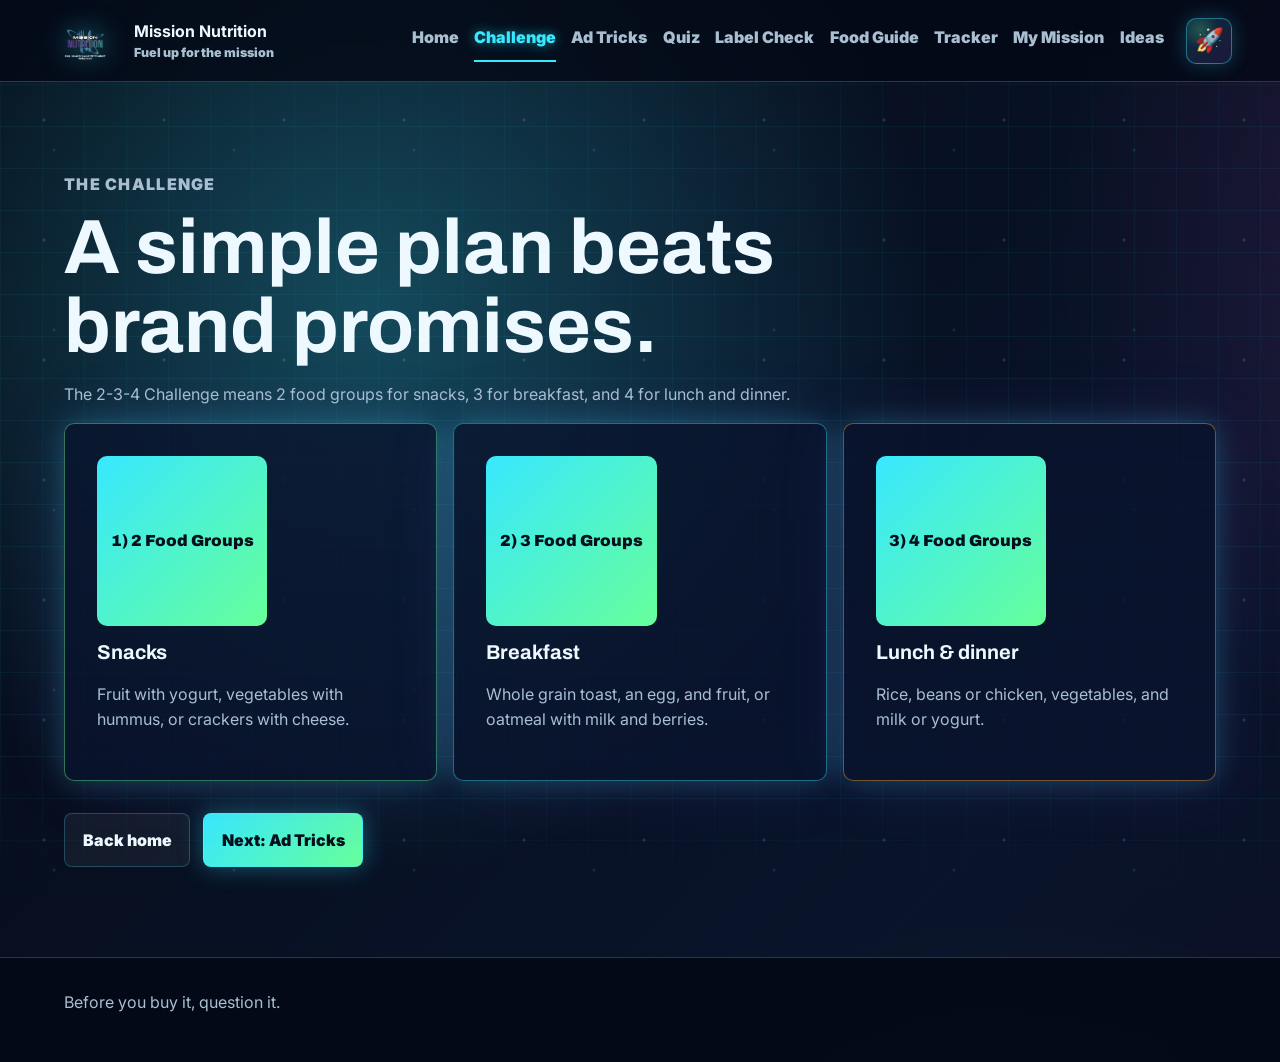
<file: challenge.html>
<!DOCTYPE html><html lang="en"><head><meta charset="UTF-8"><meta name="viewport" content="width=device-width, initial-scale=1.0"><title>Mission Nutrition | Challenge</title><link rel="icon" type="image/png" href="Eat (1).png"><link rel="stylesheet" href="style.css"><link href="https://fonts.googleapis.com/css2?family=Archivo:wght@700;800&family=Inter:wght@400;600;700;800&display=swap" rel="stylesheet"></head><body><header class="site-header"><a class="brand" href="index.html"><img class="brand__logo" src="Eat (1).png" alt="Mission Nutrition logo"><span><strong>Mission Nutrition</strong><small>Fuel up for the mission</small></span></a><nav class="nav"><a href="index.html">Home</a><a class="is-active" href="challenge.html">Challenge</a><a href="ad-tricks.html">Ad Tricks</a><a href="quiz.html">Quiz</a><a href="label-check.html">Label Check</a><a href="food-guide.html">Food Guide</a><a href="tracker.html">Tracker</a><a href="missions.html">My Mission</a><a href="ideas.html">Ideas</a></nav></header><main class="section"><div class="intro"><p class="kicker">The challenge</p><h1>A simple plan beats brand promises.</h1><p>The 2-3-4 Challenge means 2 food groups for snacks, 3 for breakfast, and 4 for lunch and dinner.</p></div><div class="grid three"><article class="card green"><span class="number">1) 2 Food Groups</span><h3>Snacks</h3><p>Fruit with yogurt, vegetables with hummus, or crackers with cheese.</p></article><article class="card blue"><span class="number">2) 3 Food Groups</span><h3>Breakfast</h3><p>Whole grain toast, an egg, and fruit, or oatmeal with milk and berries.</p></article><article class="card orange"><span class="number">3) 4 Food Groups</span><h3>Lunch & dinner</h3><p>Rice, beans or chicken, vegetables, and milk or yogurt.</p></article></div><div class="actions"><a class="button button--secondary" href="index.html">Back home</a><a class="button button--primary" href="ad-tricks.html">Next: Ad Tricks</a></div></main><footer class="footer"><p>Before you buy it, question it.</p></footer><script src="script.js"></script></body></html>
</file>
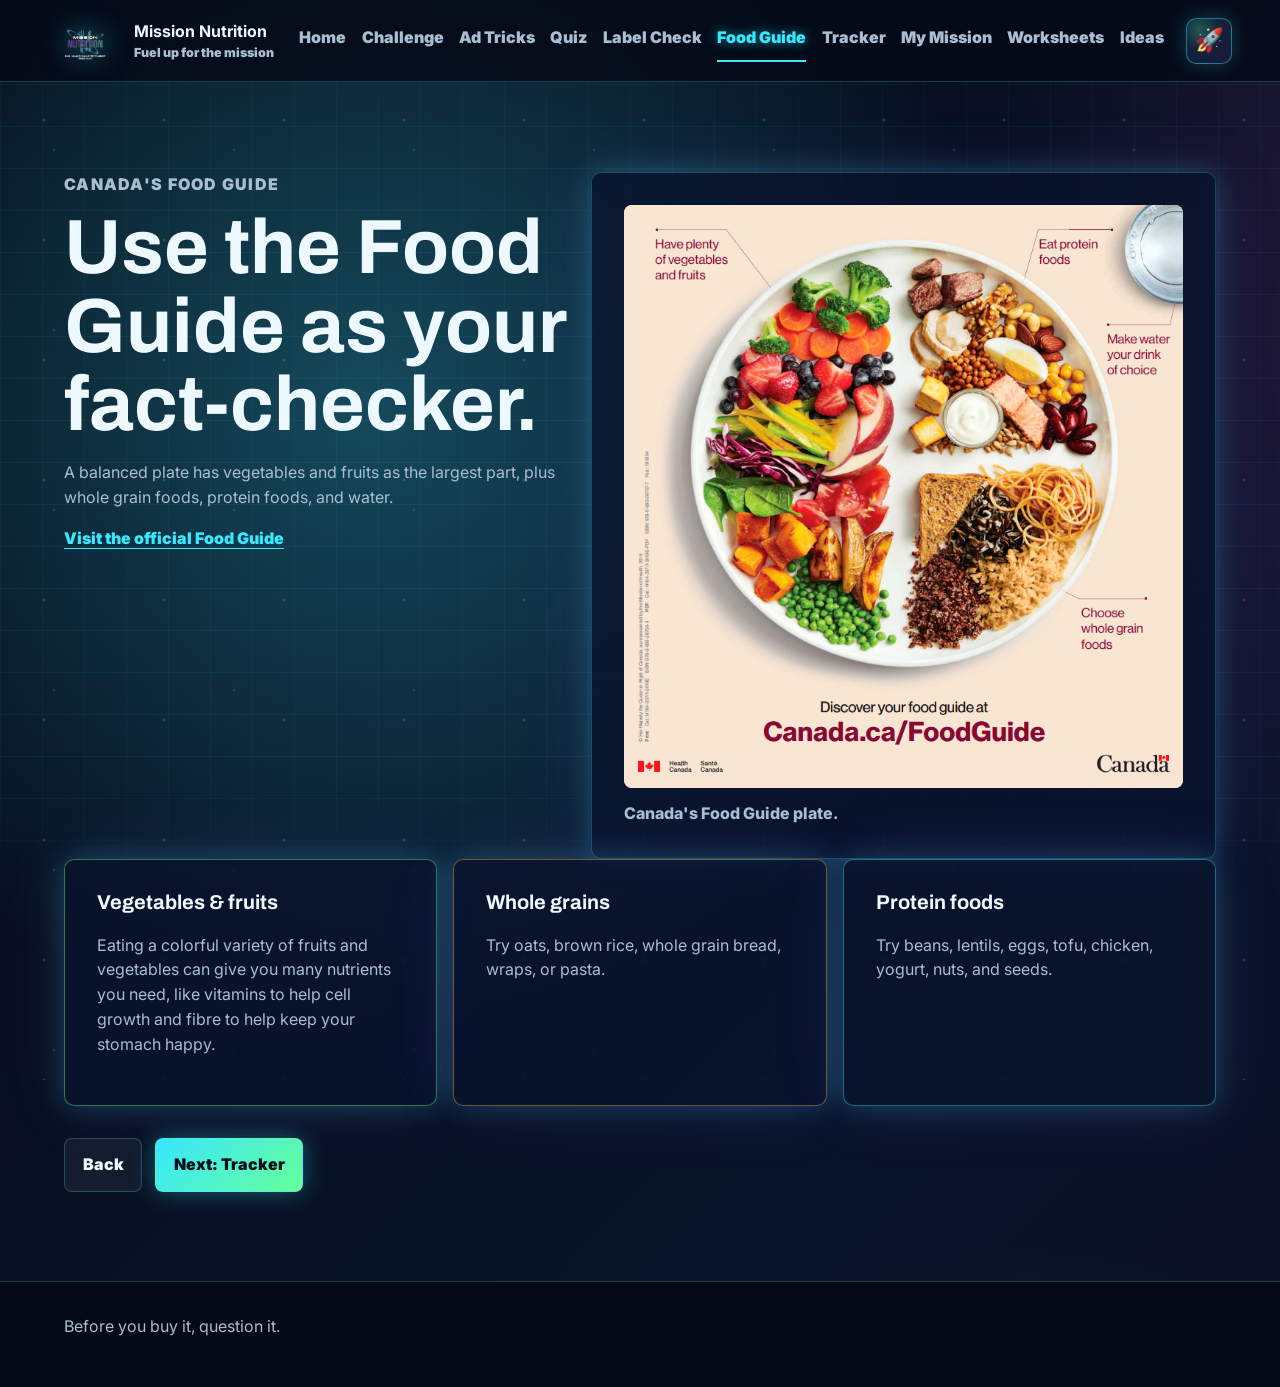
<file: food-guide.html>
<!DOCTYPE html>
<html lang="en">
<head>
  <meta charset="UTF-8">
  <meta name="viewport" content="width=device-width, initial-scale=1.0">
  <title>Mission Nutrition | Food Guide</title>
  <link rel="icon" type="image/png" href="Eat (1).png">
  <link rel="stylesheet" href="style.css">
  <link href="https://fonts.googleapis.com/css2?family=Archivo:wght@700;800&family=Inter:wght@400;600;700;800&display=swap" rel="stylesheet">
</head>
<body>
  <header class="site-header">
    <a class="brand" href="index.html">
      <img class="brand__logo" src="Eat (1).png" alt="Mission Nutrition logo">
      <span><strong>Mission Nutrition</strong><small>Fuel up for the mission</small></span>
    </a>
    <nav class="nav">
      <a href="index.html">Home</a>
      <a href="challenge.html">Challenge</a>
      <a href="ad-tricks.html">Ad Tricks</a>
      <a href="quiz.html">Quiz</a>
      <a href="label-check.html">Label Check</a>
      <a class="is-active" href="food-guide.html">Food Guide</a>
      <a href="tracker.html">Tracker</a>
      <a href="missions.html">My Mission</a>
      <a href="worksheet.html">Worksheets</a>
      <a href="ideas.html">Ideas</a>
    </nav>
  </header>
  <main class="section">
    <div class="grid two">
      <div class="intro">
        <p class="kicker">Canada's Food Guide</p>
        <h1>Use the Food Guide as your fact-checker.</h1>
        <p>A balanced plate has vegetables and fruits as the largest part, plus whole grain foods, protein foods, and water.</p>
        <a class="text-link" href="https://food-guide.canada.ca/en/" target="_blank" rel="noreferrer">Visit the official Food Guide</a>
      </div>
      <figure class="photo-card food-plate-card">
        <img class="food-guide-poster" src="canada-food-guide-plate.png" alt="Canada's Food Guide plate showing vegetables and fruits, protein foods, whole grain foods, and water">
        <figcaption>Canada's Food Guide plate.</figcaption>
      </figure>
    </div>
    <div class="grid three">
      <article class="card green">
        <h3>Vegetables & fruits</h3>
        <p>Eating a colorful variety of fruits and vegetables can give you many nutrients you need, like vitamins to help cell growth and fibre to help keep your stomach happy.</p>
      </article>
      <article class="card orange">
        <h3>Whole grains</h3>
        <p>Try oats, brown rice, whole grain bread, wraps, or pasta.</p>
      </article>
      <article class="card blue">
        <h3>Protein foods</h3>
        <p>Try beans, lentils, eggs, tofu, chicken, yogurt, nuts, and seeds.</p>
      </article>
    </div>
    <div class="actions">
      <a class="button button--secondary" href="label-check.html">Back</a>
      <a class="button button--primary" href="tracker.html">Next: Tracker</a>
    </div>
  </main>
  <footer class="footer"><p>Before you buy it, question it.</p></footer>
  <script src="script.js"></script>
</body>
</html>
</file>
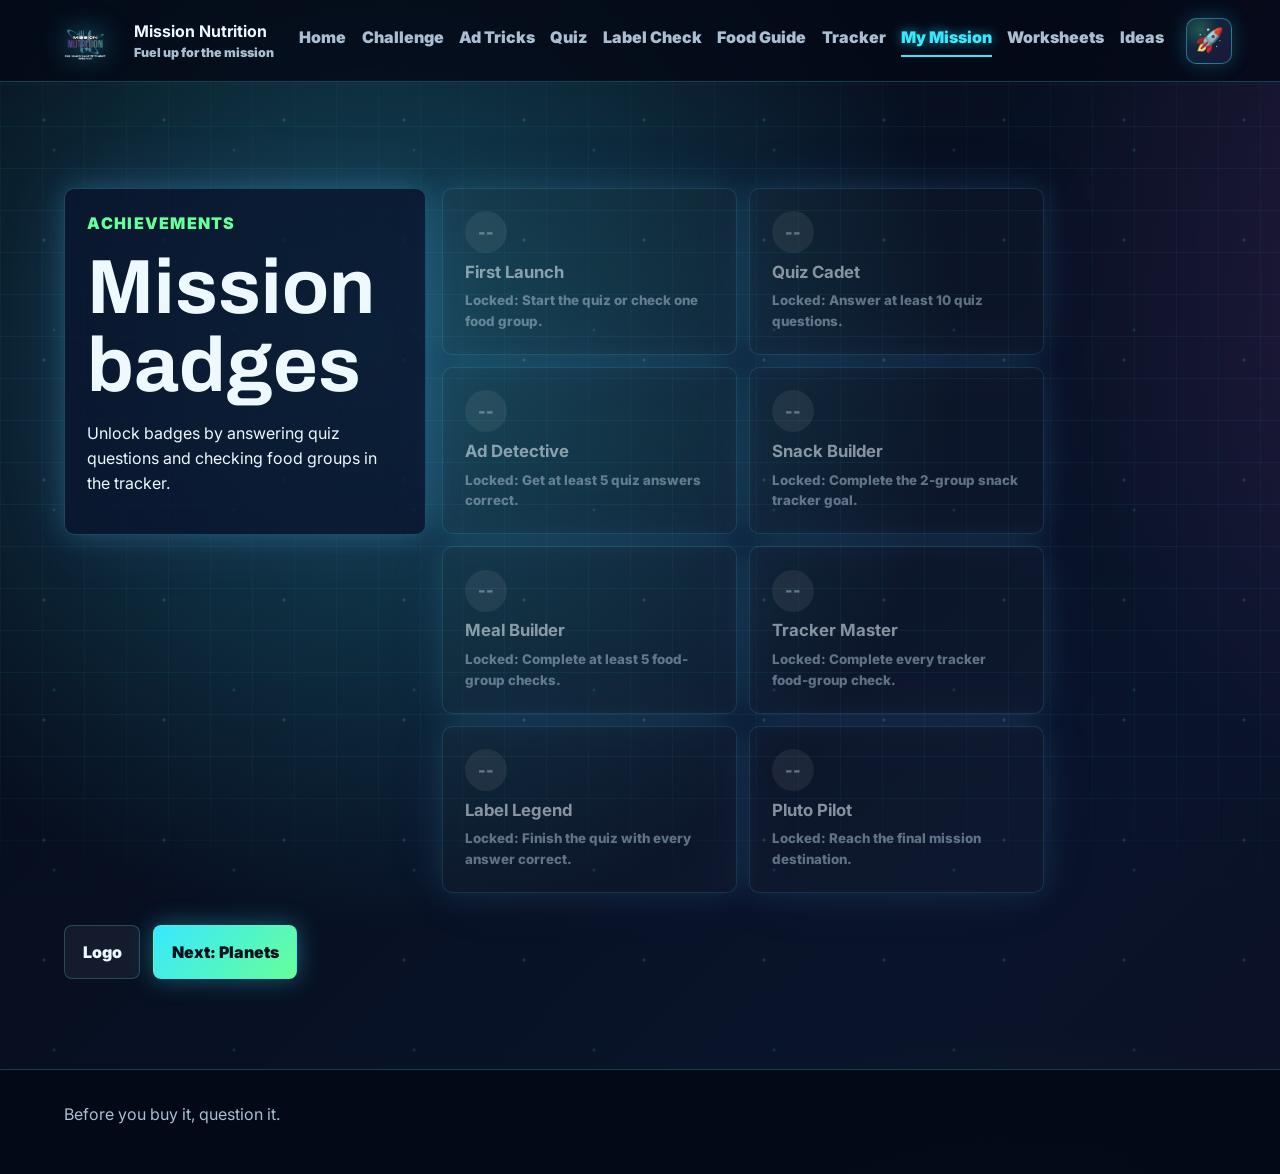
<file: mission-badges.html>
<!DOCTYPE html>
<html lang="en">
<head>
  <meta charset="UTF-8">
  <meta name="viewport" content="width=device-width, initial-scale=1.0">
  <title>Mission Nutrition | Badges</title>
  <link rel="icon" type="image/png" href="Eat (1).png">
  <link rel="stylesheet" href="style.css">
  <link href="https://fonts.googleapis.com/css2?family=Archivo:wght@700;800&family=Inter:wght@400;600;700;800&display=swap" rel="stylesheet">
</head>
<body>
  <header class="site-header">
    <a class="brand" href="index.html">
      <img class="brand__logo" src="Eat (1).png" alt="Mission Nutrition logo">
      <span><strong>Mission Nutrition</strong><small>Fuel up for the mission</small></span>
    </a>
    <nav class="nav">
      <a href="index.html">Home</a>
      <a href="challenge.html">Challenge</a>
      <a href="ad-tricks.html">Ad Tricks</a>
      <a href="quiz.html">Quiz</a>
      <a href="label-check.html">Label Check</a>
      <a href="food-guide.html">Food Guide</a>
      <a href="tracker.html">Tracker</a>
      <a class="is-active" href="missions.html">My Mission</a>
      <a href="worksheet.html">Worksheets</a>
      <a href="ideas.html">Ideas</a>
    </nav>
  </header>
  <main class="section missions-page">
    <section class="mission-badges" id="mission-badges-section" aria-label="Mission badges">
      <div>
        <p class="kicker">Achievements</p>
        <h1>Mission badges</h1>
        <p>Unlock badges by answering quiz questions and checking food groups in the tracker.</p>
      </div>
      <div class="badge-grid" id="mission-badges">
        <article class="badge-card is-locked">
          <span>01</span>
          <strong>First Launch</strong>
          <small>Start the quiz or tracker.</small>
        </article>
      </div>
    </section>
    <div class="actions">
      <a class="button button--secondary" href="mission-logo.html">Logo</a>
      <a class="button button--primary" href="mission-planets.html">Next: Planets</a>
    </div>
  </main>
  <footer class="footer"><p>Before you buy it, question it.</p></footer>
  <script src="script.js"></script>
</body>
</html>
</file>
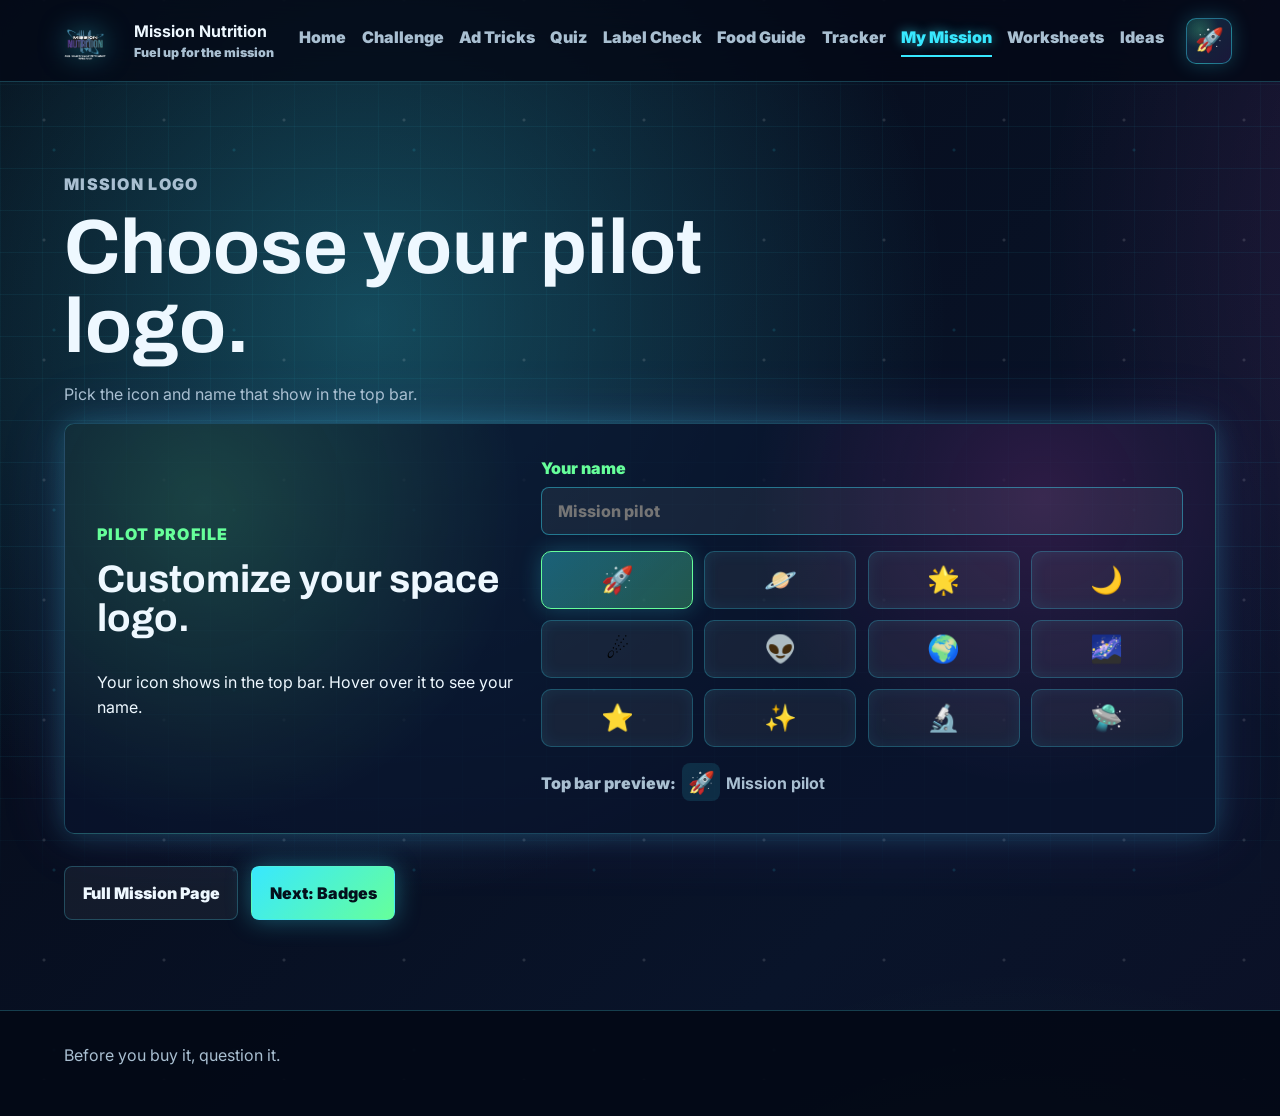
<file: mission-logo.html>
<!DOCTYPE html>
<html lang="en">
<head>
  <meta charset="UTF-8">
  <meta name="viewport" content="width=device-width, initial-scale=1.0">
  <title>Mission Nutrition | Logo</title>
  <link rel="icon" type="image/png" href="Eat (1).png">
  <link rel="stylesheet" href="style.css">
  <link href="https://fonts.googleapis.com/css2?family=Archivo:wght@700;800&family=Inter:wght@400;600;700;800&display=swap" rel="stylesheet">
</head>
<body>
  <header class="site-header">
    <a class="brand" href="index.html">
      <img class="brand__logo" src="Eat (1).png" alt="Mission Nutrition logo">
      <span><strong>Mission Nutrition</strong><small>Fuel up for the mission</small></span>
    </a>
    <nav class="nav">
      <a href="index.html">Home</a>
      <a href="challenge.html">Challenge</a>
      <a href="ad-tricks.html">Ad Tricks</a>
      <a href="quiz.html">Quiz</a>
      <a href="label-check.html">Label Check</a>
      <a href="food-guide.html">Food Guide</a>
      <a href="tracker.html">Tracker</a>
      <a class="is-active" href="missions.html">My Mission</a>
      <a href="worksheet.html">Worksheets</a>
      <a href="ideas.html">Ideas</a>
    </nav>
  </header>
  <main class="section">
    <div class="intro">
      <p class="kicker">Mission logo</p>
      <h1>Choose your pilot logo.</h1>
      <p>Pick the icon and name that show in the top bar.</p>
    </div>
    <section class="mission-profile" id="mission-profile" aria-label="Mission profile">
      <div>
        <p class="kicker">Pilot profile</p>
        <h2>Customize your space logo.</h2>
        <p>Your icon shows in the top bar. Hover over it to see your name.</p>
      </div>
      <form class="profile-form" id="profile-form">
        <label class="profile-name-label" for="profile-name">Your name
          <input id="profile-name" type="text" maxlength="24" placeholder="Mission pilot">
        </label>
        <div class="logo-picker" id="logo-picker" aria-label="Choose a space logo">
          <button type="button" data-logo="&#128640;">&#128640;</button>
          <button type="button" data-logo="&#129680;">&#129680;</button>
          <button type="button" data-logo="&#127775;">&#127775;</button>
          <button type="button" data-logo="&#127769;">&#127769;</button>
          <button type="button" data-logo="&#9732;">&#9732;</button>
          <button type="button" data-logo="&#128125;">&#128125;</button>
          <button type="button" data-logo="&#127757;">&#127757;</button>
          <button type="button" data-logo="&#127756;">&#127756;</button>
          <button type="button" data-logo="&#11088;">&#11088;</button>
          <button type="button" data-logo="&#10024;">&#10024;</button>
          <button type="button" data-logo="&#128300;">&#128300;</button>
          <button type="button" data-logo="&#128760;">&#128760;</button>
        </div>
        <p class="profile-preview">Top bar preview: <span id="profile-preview-icon">&#128640;</span> <strong id="profile-preview-name">Mission pilot</strong></p>
      </form>
    </section>
    <div class="actions">
      <a class="button button--secondary" href="missions.html">Full Mission Page</a>
      <a class="button button--primary" href="mission-badges.html">Next: Badges</a>
    </div>
  </main>
  <footer class="footer"><p>Before you buy it, question it.</p></footer>
  <script src="script.js"></script>
</body>
</html>
</file>
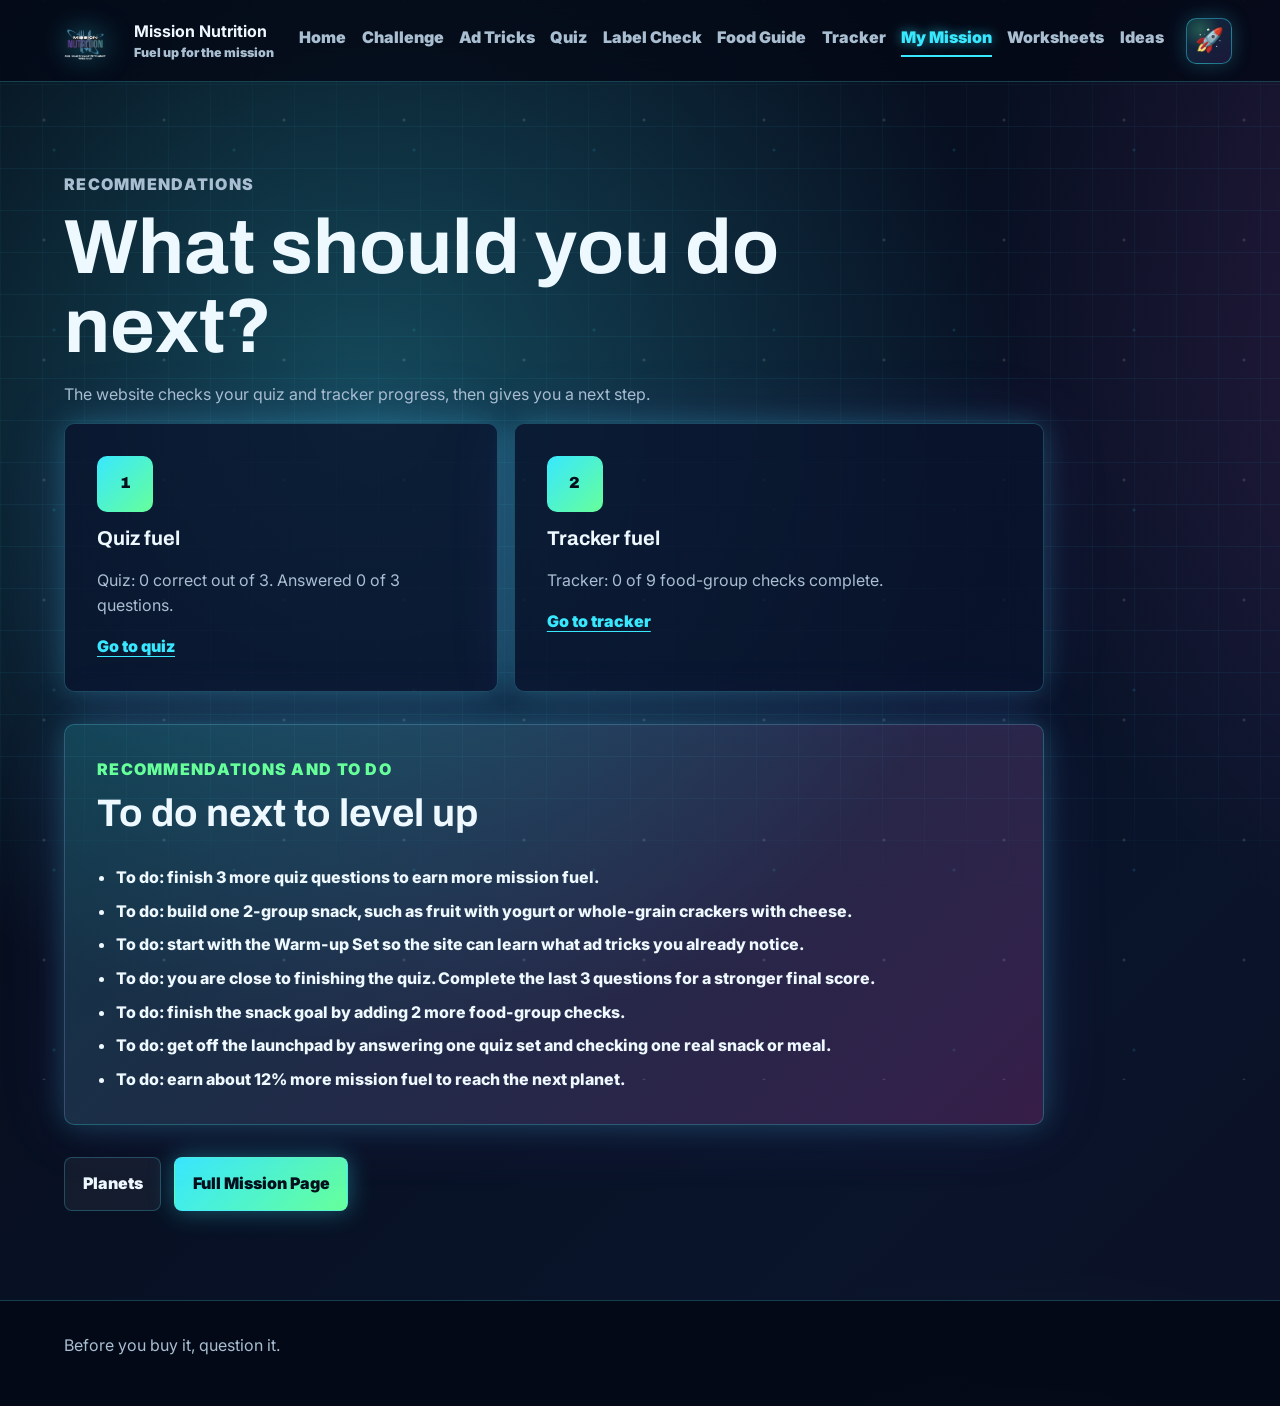
<file: mission-recommendations.html>
<!DOCTYPE html>
<html lang="en">
<head>
  <meta charset="UTF-8">
  <meta name="viewport" content="width=device-width, initial-scale=1.0">
  <title>Mission Nutrition | Recommendations</title>
  <link rel="icon" type="image/png" href="Eat (1).png">
  <link rel="stylesheet" href="style.css">
  <link href="https://fonts.googleapis.com/css2?family=Archivo:wght@700;800&family=Inter:wght@400;600;700;800&display=swap" rel="stylesheet">
</head>
<body>
  <header class="site-header">
    <a class="brand" href="index.html">
      <img class="brand__logo" src="Eat (1).png" alt="Mission Nutrition logo">
      <span><strong>Mission Nutrition</strong><small>Fuel up for the mission</small></span>
    </a>
    <nav class="nav">
      <a href="index.html">Home</a>
      <a href="challenge.html">Challenge</a>
      <a href="ad-tricks.html">Ad Tricks</a>
      <a href="quiz.html">Quiz</a>
      <a href="label-check.html">Label Check</a>
      <a href="food-guide.html">Food Guide</a>
      <a href="tracker.html">Tracker</a>
      <a class="is-active" href="missions.html">My Mission</a>
      <a href="worksheet.html">Worksheets</a>
      <a href="ideas.html">Ideas</a>
    </nav>
  </header>
  <main class="section missions-page">
    <div class="intro">
      <p class="kicker">Recommendations</p>
      <h1>What should you do next?</h1>
      <p>The website checks your quiz and tracker progress, then gives you a next step.</p>
    </div>
    <section class="grid two mission-grid">
      <article class="card">
        <span class="number">1</span>
        <h3>Quiz fuel</h3>
        <p id="mission-quiz">Quiz progress will show here after you answer the questions.</p>
        <a class="text-link" href="quiz.html">Go to quiz</a>
      </article>
      <article class="card">
        <span class="number">2</span>
        <h3>Tracker fuel</h3>
        <p id="mission-tracker">Tracker progress will show here after you check food groups.</p>
        <a class="text-link" href="tracker.html">Go to tracker</a>
      </article>
    </section>
    <section class="callout recommendations" id="mission-recommendations-section">
      <p class="kicker">Recommendations and to do</p>
      <h2>To do next to level up</h2>
      <ul id="mission-recommendations">
        <li>To do: answer more quiz questions to build mission fuel.</li>
        <li>To do: check off food groups in the tracker after a snack or meal.</li>
      </ul>
    </section>
    <div class="actions">
      <a class="button button--secondary" href="mission-planets.html">Planets</a>
      <a class="button button--primary" href="missions.html">Full Mission Page</a>
    </div>
  </main>
  <footer class="footer"><p>Before you buy it, question it.</p></footer>
  <script src="script.js"></script>
</body>
</html>
</file>
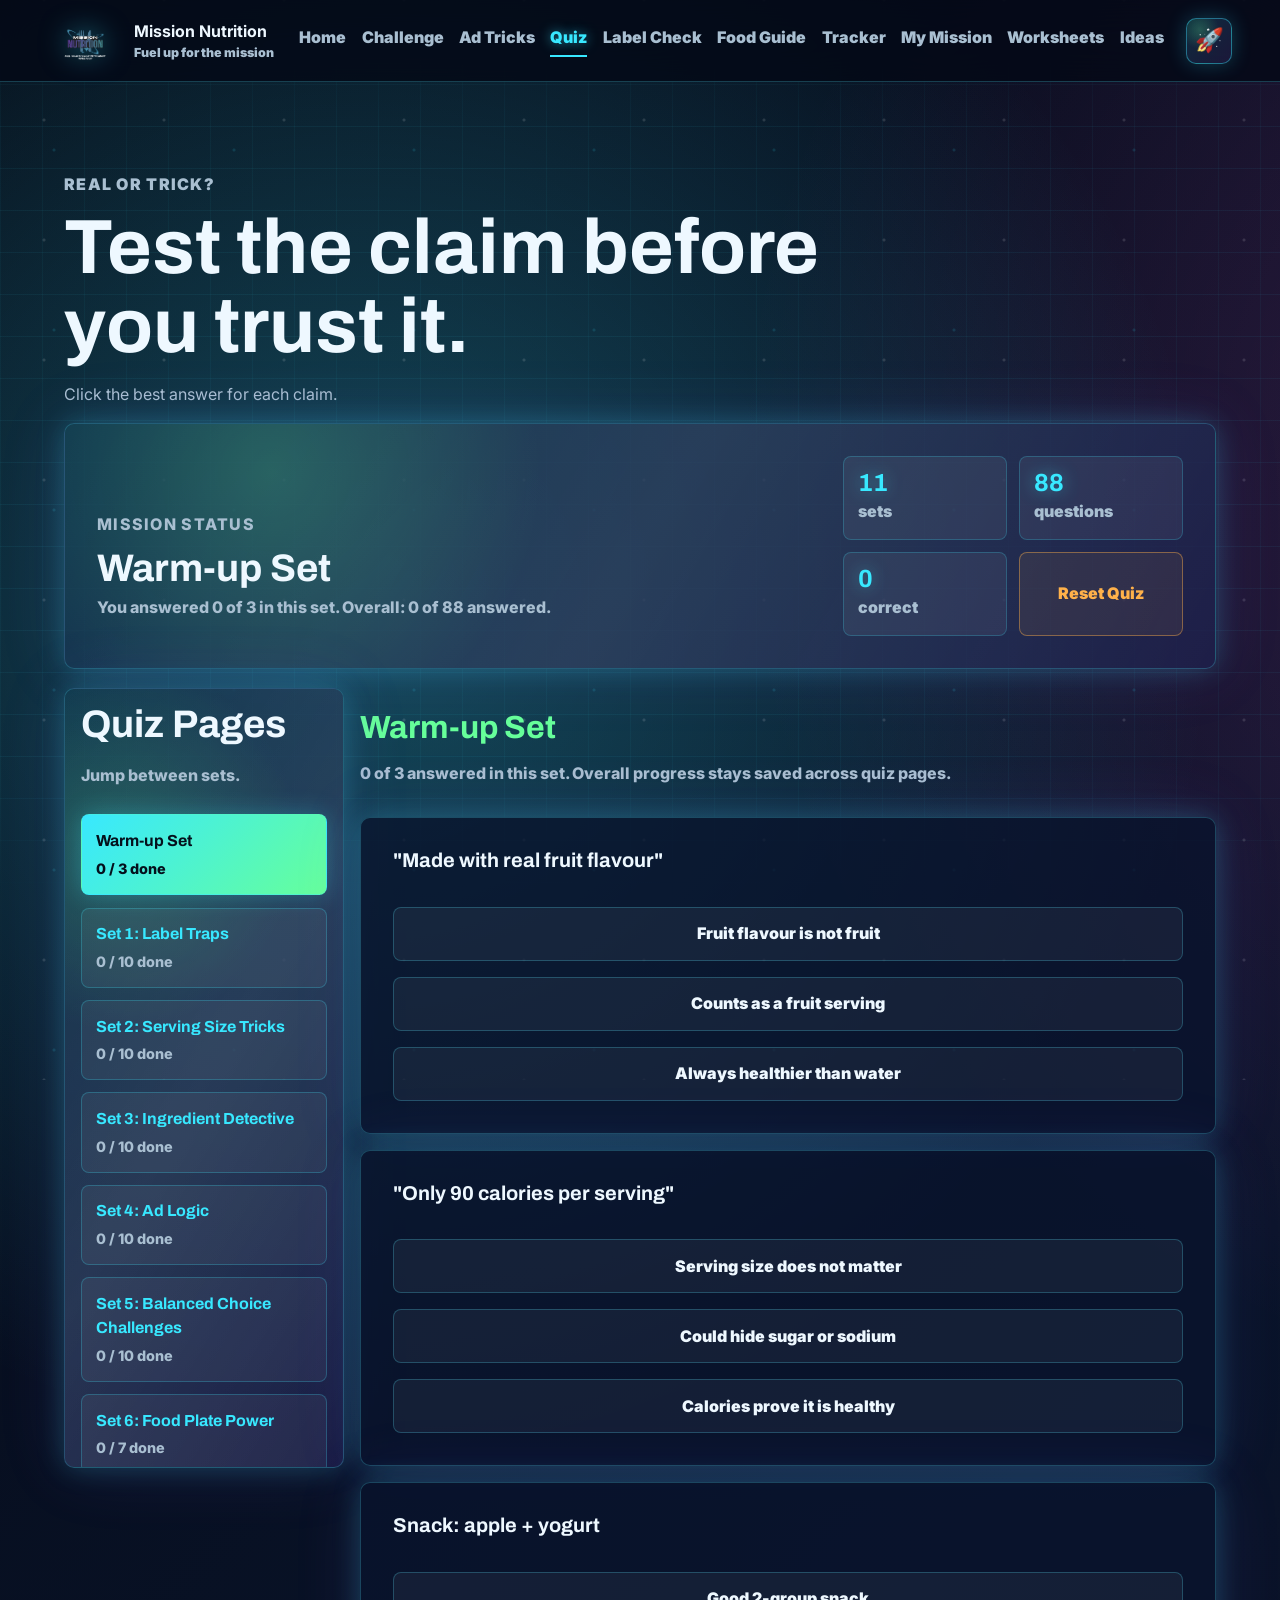
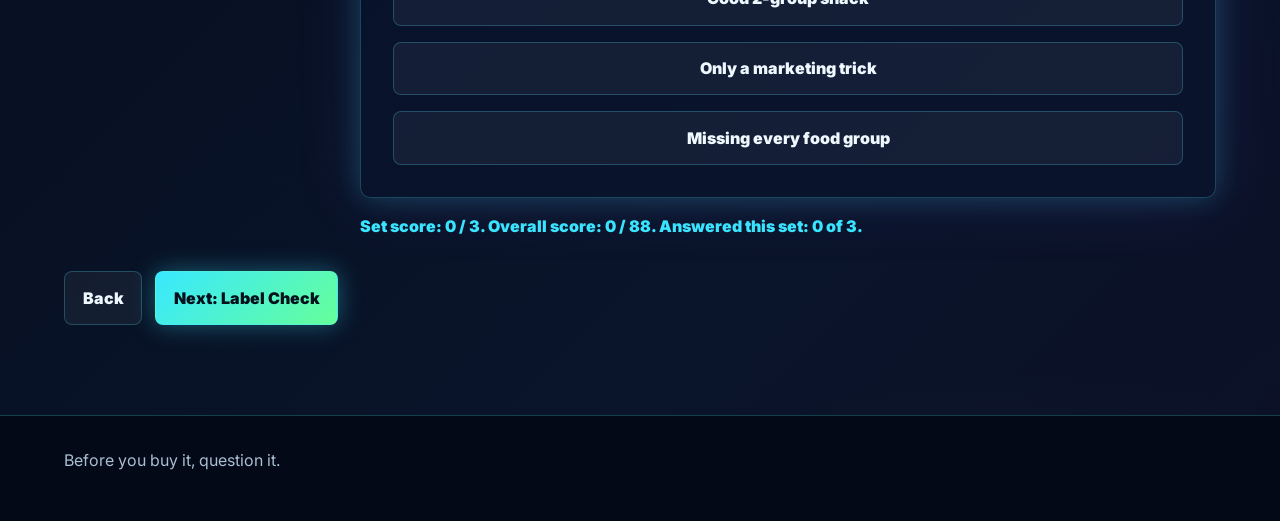
<file: quiz.html>
<!DOCTYPE html>
<html lang="en">
<head>
  <meta charset="UTF-8">
  <meta name="viewport" content="width=device-width, initial-scale=1.0">
  <title>Mission Nutrition | Quiz</title>
  <link rel="icon" type="image/png" href="Eat (1).png">
  <link rel="stylesheet" href="style.css">
  <link href="https://fonts.googleapis.com/css2?family=Archivo:wght@700;800&family=Inter:wght@400;600;700;800&display=swap" rel="stylesheet">
</head>
<body>
  <header class="site-header">
    <a class="brand" href="index.html">
      <img class="brand__logo" src="Eat (1).png" alt="Mission Nutrition logo">
      <span><strong>Mission Nutrition</strong><small>Fuel up for the mission</small></span>
    </a>
    <nav class="nav">
      <a href="index.html">Home</a>
      <a href="challenge.html">Challenge</a>
      <a href="ad-tricks.html">Ad Tricks</a>
      <span class="quiz-nav-menu">
        <a class="is-active" href="quiz.html">Quiz</a>
        <div class="top-quiz-select-wrap">
          <span id="top-quiz-label">Choose quiz set</span>
          <select class="top-quiz-select" id="top-quiz-select" aria-labelledby="top-quiz-label"></select>
          <div class="top-quiz-list" id="top-quiz-list"></div>
        </div>
      </span>
      <a href="label-check.html">Label Check</a>
      <a href="food-guide.html">Food Guide</a>
      <a href="tracker.html">Tracker</a>
      <a href="missions.html">My Mission</a>
      <a href="worksheet.html">Worksheets</a>
      <a href="ideas.html">Ideas</a>
    </nav>
  </header>
  <main class="section">
    <div class="intro">
      <p class="kicker">Real or trick?</p>
      <h1>Test the claim before you trust it.</h1>
      <p>Click the best answer for each claim.</p>
    </div>
    <div class="quiz" id="quiz"></div>
    <div class="actions">
      <a class="button button--secondary" href="ad-tricks.html">Back</a>
      <a class="button button--primary" href="label-check.html">Next: Label Check</a>
    </div>
  </main>
  <footer class="footer"><p>Before you buy it, question it.</p></footer>
  <script src="script.js"></script>
</body>
</html>
</file>
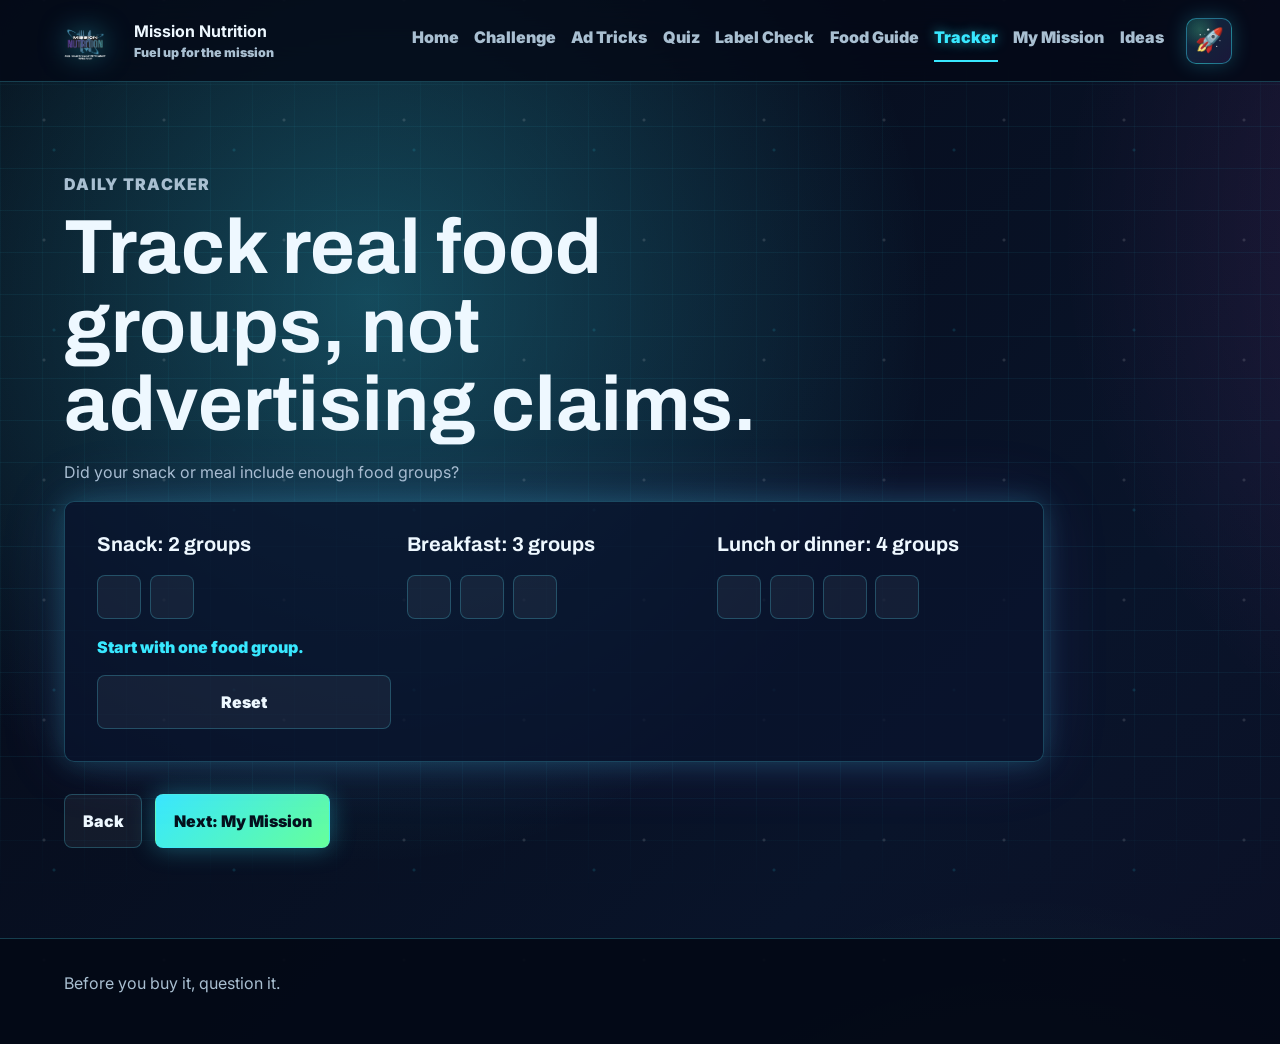
<file: tracker.html>
<!DOCTYPE html><html lang="en"><head><meta charset="UTF-8"><meta name="viewport" content="width=device-width, initial-scale=1.0"><title>Mission Nutrition | Tracker</title><link rel="icon" type="image/png" href="Eat (1).png"><link rel="stylesheet" href="style.css"><link href="https://fonts.googleapis.com/css2?family=Archivo:wght@700;800&family=Inter:wght@400;600;700;800&display=swap" rel="stylesheet"></head><body><header class="site-header"><a class="brand" href="index.html"><img class="brand__logo" src="Eat (1).png" alt="Mission Nutrition logo"><span><strong>Mission Nutrition</strong><small>Fuel up for the mission</small></span></a><nav class="nav"><a href="index.html">Home</a><a href="challenge.html">Challenge</a><a href="ad-tricks.html">Ad Tricks</a><a href="quiz.html">Quiz</a><a href="label-check.html">Label Check</a><a href="food-guide.html">Food Guide</a><a class="is-active" href="tracker.html">Tracker</a><a href="missions.html">My Mission</a><a href="ideas.html">Ideas</a></nav></header><main class="section"><div class="intro"><p class="kicker">Daily tracker</p><h1>Track real food groups, not advertising claims.</h1><p>Did your snack or meal include enough food groups?</p></div><div class="tracker"><div><h3>Snack: 2 groups</h3><div class="check-row" data-goal="snack" data-count="2"></div></div><div><h3>Breakfast: 3 groups</h3><div class="check-row" data-goal="breakfast" data-count="3"></div></div><div><h3>Lunch or dinner: 4 groups</h3><div class="check-row" data-goal="lunchdinner" data-count="4"></div></div><p class="tracker-message" id="tracker-message">Start with one food group.</p><button class="button button--reset" id="reset-tracker" type="button">Reset</button></div><div class="actions"><a class="button button--secondary" href="food-guide.html">Back</a><a class="button button--primary" href="missions.html">Next: My Mission</a></div></main><footer class="footer"><p>Before you buy it, question it.</p></footer><script src="script.js"></script></body></html>
</file>
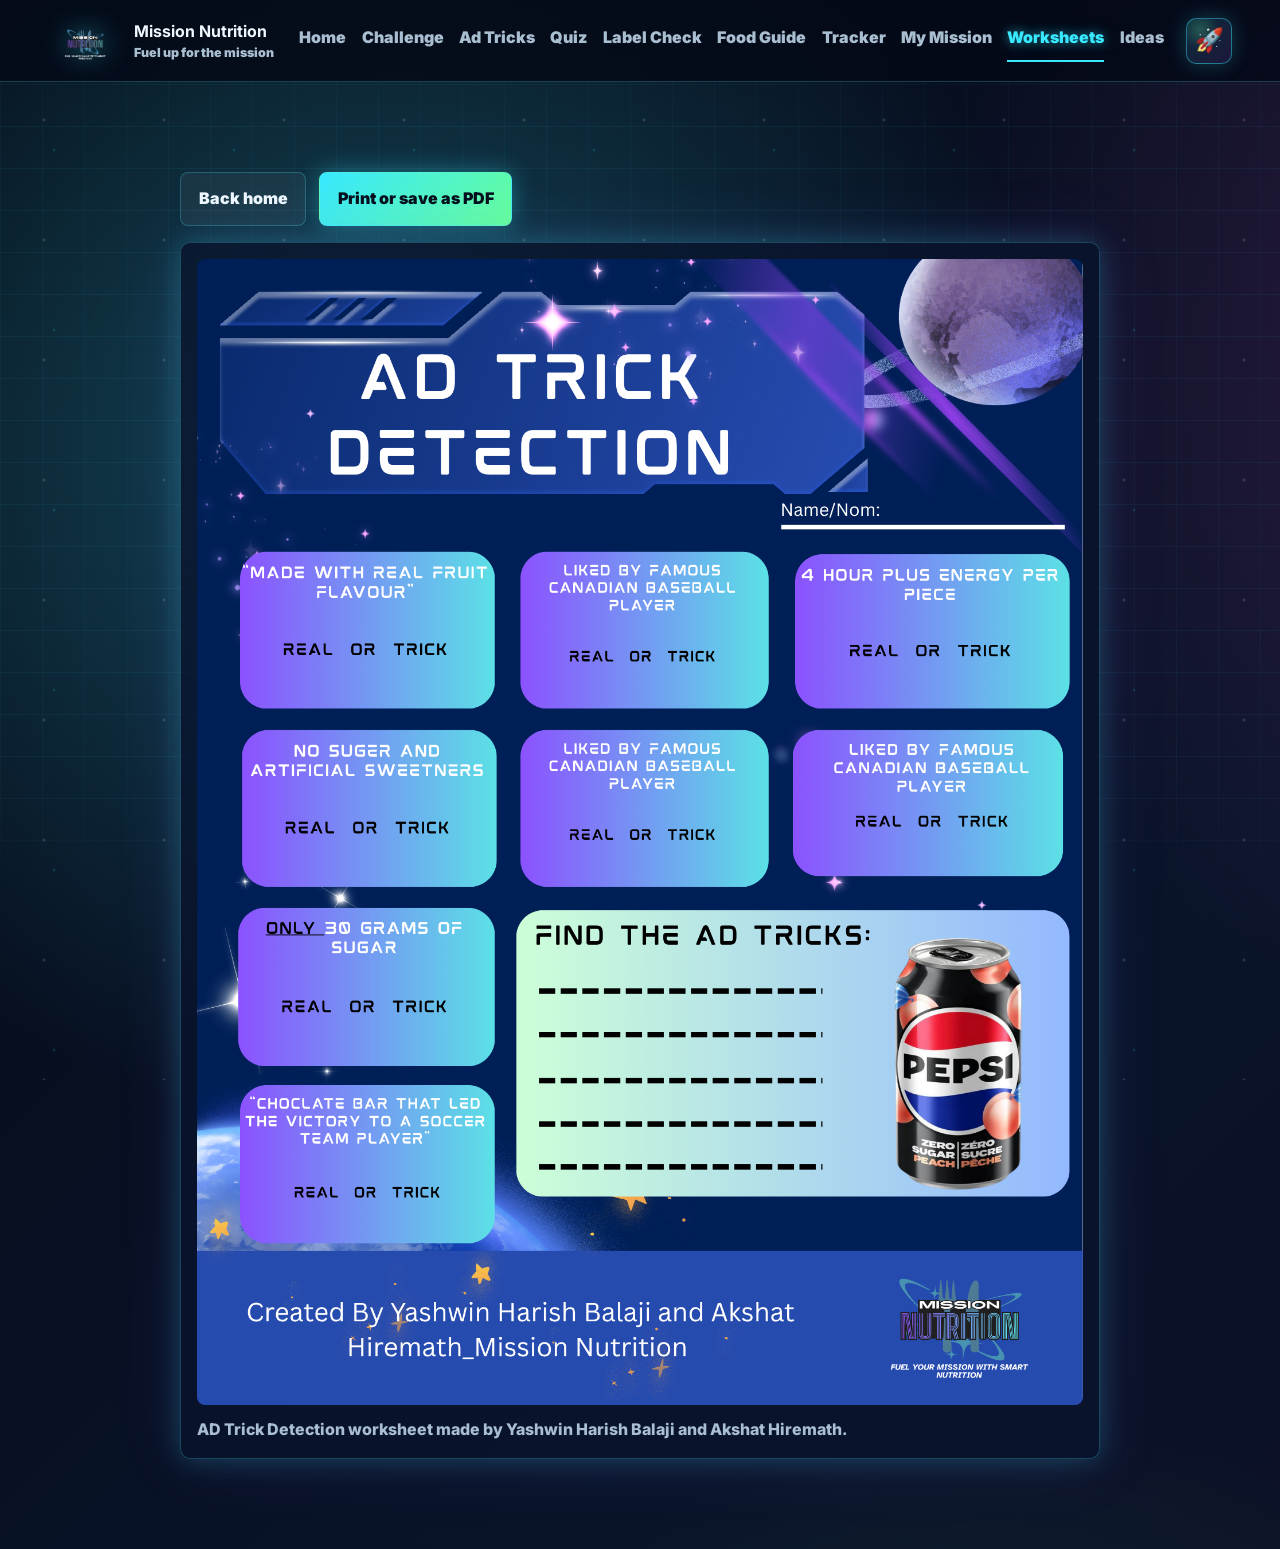
<file: worksheet.html>
<!DOCTYPE html>
<html lang="en">
<head>
  <meta charset="UTF-8">
  <meta name="viewport" content="width=device-width, initial-scale=1.0">
  <title>Mission Nutrition | Printable Worksheets</title>
  <link rel="icon" type="image/png" href="Eat (1).png">
  <link rel="stylesheet" href="style.css">
  <link href="https://fonts.googleapis.com/css2?family=Archivo:wght@700;800&family=Inter:wght@400;600;700;800&display=swap" rel="stylesheet">
</head>
<body>
  <header class="site-header no-print">
    <a class="brand" href="index.html">
      <img class="brand__logo" src="Eat (1).png" alt="Mission Nutrition logo">
      <span><strong>Mission Nutrition</strong><small>Fuel up for the mission</small></span>
    </a>
    <nav class="nav">
      <a href="index.html">Home</a>
      <a href="challenge.html">Challenge</a>
      <a href="ad-tricks.html">Ad Tricks</a>
      <a href="quiz.html">Quiz</a>
      <a href="label-check.html">Label Check</a>
      <a href="food-guide.html">Food Guide</a>
      <a href="tracker.html">Tracker</a>
      <a href="missions.html">My Mission</a>
      <a class="is-active" href="worksheet.html">Worksheets</a>
      <a href="ideas.html">Ideas</a>
    </nav>
  </header>

  <main class="section worksheet-page">
    <div class="worksheet-actions no-print">
      <a class="button button--secondary" href="index.html">Back home</a>
      <button class="button button--primary" type="button" onclick="window.print()">Print or save as PDF</button>
    </div>

    <figure class="worksheet-image-sheet">
      <img src="ad-trick-detection-worksheet.png" alt="AD Trick Detection printable worksheet">
      <figcaption class="no-print">AD Trick Detection worksheet made by Yashwin Harish Balaji and Akshat Hiremath.</figcaption>
    </figure>
  </main>

  <script src="script.js"></script>
</body>
</html>
</file>
<file: style.css>
:root {
  --bg: #050915;
  --panel: rgba(10, 20, 45, 0.78);
  --panel-strong: rgba(13, 30, 68, 0.92);
  --text: #eef8ff;
  --muted: #a9bfd1;
  --cyan: #38e8ff;
  --green: #66ff9a;
  --violet: #9b6cff;
  --pink: #ff4fd8;
  --orange: #ffb14a;
  --line: rgba(84, 232, 255, 0.24);
  --glow: 0 0 28px rgba(56, 232, 255, 0.22), 0 0 70px rgba(155, 108, 255, 0.12);
}

* { box-sizing: border-box; }

html { scroll-behavior: smooth; }

body {
  min-height: 100vh;
  margin: 0;
  color: var(--text);
  background:
    radial-gradient(circle at 18% 18%, rgba(56, 232, 255, 0.28), transparent 26%),
    radial-gradient(circle at 82% 14%, rgba(255, 79, 216, 0.18), transparent 28%),
    radial-gradient(circle at 50% 85%, rgba(102, 255, 154, 0.14), transparent 30%),
    linear-gradient(135deg, #050915, #09142a 46%, #12091f);
  background-size: 160% 160%;
  font-family: Inter, Arial, sans-serif;
  line-height: 1.55;
  animation: nebulaShift 12s ease-in-out infinite alternate;
}

body::before {
  content: "";
  position: fixed;
  inset: 0;
  z-index: -2;
  pointer-events: none;
  background:
    linear-gradient(rgba(56, 232, 255, 0.06) 1px, transparent 1px),
    linear-gradient(90deg, rgba(56, 232, 255, 0.045) 1px, transparent 1px);
  background-size: 42px 42px;
  mask-image: linear-gradient(to bottom, transparent, #000 14%, #000 86%, transparent);
  animation: gridDrift 16s linear infinite;
}

body::after {
  content: "";
  position: fixed;
  inset: -20%;
  z-index: -1;
  pointer-events: none;
  background:
    radial-gradient(circle, rgba(255, 255, 255, 0.6) 0 1px, transparent 2px) 0 0 / 120px 120px,
    radial-gradient(circle, rgba(56, 232, 255, 0.6) 0 1px, transparent 2px) 40px 60px / 180px 180px;
  opacity: 0.22;
  animation: starFloat 24s linear infinite;
}

@keyframes nebulaShift {
  from { background-position: 0% 20%; }
  to { background-position: 100% 80%; }
}

@keyframes gridDrift {
  from { transform: translateY(0); }
  to { transform: translateY(42px); }
}

@keyframes starFloat {
  from { transform: translate3d(0, 0, 0) rotate(0deg); }
  to { transform: translate3d(-60px, 40px, 0) rotate(4deg); }
}

@keyframes menuScan {
  from { background-position: 130% 0, 0 0; }
  to { background-position: -130% 0, 0 18px; }
}

a { color: inherit; text-decoration: none; }

.site-header {
  position: sticky;
  top: 0;
  z-index: 10;
  display: flex;
  align-items: center;
  justify-content: space-between;
  gap: 1rem;
  padding: 0.85rem clamp(1rem, 4vw, 3rem);
  background: rgba(4, 9, 22, 0.82);
  border-bottom: 1px solid var(--line);
  backdrop-filter: blur(18px);
}

.brand {
  display: inline-flex;
  align-items: center;
  gap: 0.75rem;
  min-width: 220px;
  font-weight: 900;
}

.brand__mark {
  display: grid;
  place-items: center;
  width: 50px;
  aspect-ratio: 1;
  color: #04101c;
  background: linear-gradient(135deg, var(--cyan), var(--green));
  border-radius: 10px;
  font-family: Archivo, Arial, sans-serif;
  box-shadow: 0 0 22px rgba(56, 232, 255, 0.46);
}

.brand small {
  display: block;
  color: var(--muted);
  font-size: 0.78rem;
}

.user-badge {
  position: relative;
  display: inline-flex;
  flex: 0 0 auto;
  align-items: center;
  justify-content: center;
  width: 46px;
  height: 46px;
  margin-left: 0.4rem;
  border: 1px solid rgba(56, 232, 255, 0.42);
  border-radius: 10px;
  background:
    radial-gradient(circle at 30% 25%, rgba(102, 255, 154, 0.22), transparent 42%),
    linear-gradient(135deg, rgba(56, 232, 255, 0.16), rgba(155, 108, 255, 0.14));
  box-shadow: 0 0 20px rgba(56, 232, 255, 0.24);
}

.user-badge__icon {
  font-size: 1.45rem;
  line-height: 1;
}

.user-badge__name {
  position: absolute;
  top: calc(100% + 0.55rem);
  left: 50%;
  z-index: 40;
  min-width: max-content;
  max-width: 220px;
  padding: 0.55rem 0.75rem;
  color: var(--text);
  background: rgba(7, 17, 31, 0.96);
  border: 1px solid rgba(56, 232, 255, 0.42);
  border-radius: 8px;
  box-shadow: var(--glow);
  font-weight: 900;
  opacity: 0;
  pointer-events: none;
  transform: translate(-50%, -6px);
  transition: opacity 0.18s ease, transform 0.18s ease;
}

.user-badge:hover .user-badge__name,
.user-badge:focus .user-badge__name {
  opacity: 1;
  transform: translate(-50%, 0);
}

.nav {
  display: flex;
  flex: 1 1 auto;
  flex-wrap: wrap;
  justify-content: flex-end;
  gap: clamp(0.45rem, 1.2vw, 1rem);
  color: var(--muted);
  font-weight: 900;
}

.nav a {
  padding: 0.35rem 0;
  border-bottom: 2px solid transparent;
}

.nav a:hover,
.nav a.is-active {
  color: var(--cyan);
  border-color: var(--cyan);
  text-shadow: 0 0 12px rgba(56, 232, 255, 0.6);
}

.mission-nav-menu {
  position: relative;
  display: inline-flex;
  align-items: center;
  padding-bottom: 0.3rem;
}

.mission-nav-dropdown {
  position: absolute;
  top: calc(100% + 0.45rem);
  left: 50%;
  z-index: 35;
  display: grid;
  gap: 0.55rem;
  width: min(330px, 84vw);
  padding: 0.9rem;
  background:
    radial-gradient(circle at 10% 5%, rgba(102, 255, 154, 0.2), transparent 36%),
    radial-gradient(circle at 95% 12%, rgba(155, 108, 255, 0.2), transparent 32%),
    linear-gradient(135deg, rgba(7, 17, 31, 0.98), rgba(13, 30, 68, 0.96));
  border: 1px solid rgba(56, 232, 255, 0.42);
  border-radius: 10px;
  box-shadow: 0 0 28px rgba(56, 232, 255, 0.28), 0 18px 45px rgba(0, 0, 0, 0.38);
  opacity: 0;
  pointer-events: none;
  transform: translate(-50%, -8px) scale(0.96);
  transition: opacity 0.18s ease, transform 0.18s ease;
}

.mission-nav-dropdown::before {
  content: "";
  position: absolute;
  left: 50%;
  top: -7px;
  width: 14px;
  aspect-ratio: 1;
  background: rgba(7, 17, 31, 0.98);
  border-left: 1px solid rgba(56, 232, 255, 0.42);
  border-top: 1px solid rgba(56, 232, 255, 0.42);
  transform: translateX(-50%) rotate(45deg);
}

.mission-nav-menu:hover .mission-nav-dropdown,
.mission-nav-menu:focus-within .mission-nav-dropdown {
  opacity: 1;
  pointer-events: auto;
  transform: translate(-50%, 0) scale(1);
}

.mission-nav-dropdown a {
  display: grid;
  gap: 0.12rem;
  min-height: 58px;
  padding: 0.7rem 0.8rem;
  color: var(--text);
  background: rgba(255, 255, 255, 0.055);
  border: 1px solid rgba(56, 232, 255, 0.2);
  border-radius: 9px;
}

.mission-nav-dropdown a:hover,
.mission-nav-dropdown a:focus {
  color: var(--text);
  background:
    radial-gradient(circle at 12% 50%, rgba(102, 255, 154, 0.28), transparent 36%),
    rgba(255, 255, 255, 0.08);
  border-color: rgba(102, 255, 154, 0.68);
  box-shadow: 0 0 18px rgba(56, 232, 255, 0.22);
  transform: translateX(3px);
}

.mission-nav-dropdown strong {
  color: var(--cyan);
  font-family: Archivo, Arial, sans-serif;
}

.mission-nav-dropdown small {
  color: var(--muted);
  font-size: 0.78rem;
  line-height: 1.35;
}

.quiz-nav-menu {
  position: relative;
  display: inline-flex;
  align-items: center;
  padding-bottom: 0.3rem;
}

.top-quiz-select-wrap {
  position: absolute;
  top: calc(100% + 0.45rem);
  left: 50%;
  z-index: 30;
  display: grid;
  gap: 0.7rem;
  width: min(390px, 86vw);
  max-height: min(520px, calc(100vh - 150px));
  padding: 0.95rem;
  color: var(--green);
  background:
    radial-gradient(circle at 18% 8%, rgba(102, 255, 154, 0.22), transparent 32%),
    radial-gradient(circle at 90% 12%, rgba(255, 79, 216, 0.18), transparent 28%),
    linear-gradient(135deg, rgba(7, 17, 31, 0.98), rgba(13, 30, 68, 0.96));
  border: 1px solid rgba(56, 232, 255, 0.42);
  border-radius: 10px;
  box-shadow: 0 0 28px rgba(56, 232, 255, 0.28), 0 18px 45px rgba(0, 0, 0, 0.38);
  font-size: 0.8rem;
  font-weight: 900;
  text-transform: uppercase;
  letter-spacing: 0.06em;
  opacity: 0;
  pointer-events: none;
  transform: translate(-50%, -8px) scale(0.96);
  transition: opacity 0.18s ease, transform 0.18s ease;
}

.top-quiz-select-wrap::after {
  content: "";
  position: absolute;
  inset: 0;
  pointer-events: none;
  background:
    linear-gradient(100deg, transparent 0 34%, rgba(255, 255, 255, 0.16) 45%, transparent 56%),
    linear-gradient(rgba(56, 232, 255, 0.08) 1px, transparent 1px);
  background-size: 260% 100%, 100% 9px;
  border-radius: inherit;
  opacity: 0.75;
  animation: menuScan 3.8s linear infinite;
}

.top-quiz-select-wrap::before {
  content: "";
  position: absolute;
  left: 50%;
  top: -7px;
  width: 14px;
  aspect-ratio: 1;
  background: rgba(7, 17, 31, 0.98);
  border-left: 1px solid rgba(56, 232, 255, 0.42);
  border-top: 1px solid rgba(56, 232, 255, 0.42);
  transform: translateX(-50%) rotate(45deg);
}

.quiz-nav-menu:hover .top-quiz-select-wrap,
.quiz-nav-menu:focus-within .top-quiz-select-wrap {
  opacity: 1;
  pointer-events: auto;
  transform: translate(-50%, 0) scale(1);
}

.top-quiz-select {
  position: absolute;
  width: 1px;
  height: 1px;
  overflow: hidden;
  opacity: 0;
}

.top-quiz-select:focus {
  outline: 3px solid rgba(102, 255, 154, 0.35);
  outline-offset: 2px;
}

.top-quiz-list {
  position: relative;
  z-index: 1;
  display: grid;
  gap: 0.55rem;
  max-height: min(410px, calc(100vh - 250px));
  overflow-y: auto;
  padding-right: 0.25rem;
  overscroll-behavior: contain;
  scrollbar-width: thin;
  scrollbar-color: var(--cyan) rgba(255, 255, 255, 0.1);
}

.top-quiz-list::-webkit-scrollbar {
  width: 8px;
}

.top-quiz-list::-webkit-scrollbar-track {
  background: rgba(255, 255, 255, 0.08);
  border-radius: 999px;
}

.top-quiz-list::-webkit-scrollbar-thumb {
  background: linear-gradient(var(--cyan), var(--green));
  border-radius: 999px;
  box-shadow: 0 0 12px rgba(56, 232, 255, 0.45);
}

.top-quiz-item {
  position: relative;
  display: grid;
  grid-template-columns: 44px minmax(0, 1fr);
  gap: 0.7rem;
  align-items: center;
  width: 100%;
  min-height: 68px;
  padding: 0.65rem;
  color: var(--text);
  background:
    linear-gradient(135deg, rgba(56, 232, 255, 0.1), rgba(155, 108, 255, 0.08)),
    rgba(255, 255, 255, 0.055);
  border: 1px solid rgba(56, 232, 255, 0.2);
  border-radius: 10px;
  box-shadow: inset 0 0 18px rgba(56, 232, 255, 0.08);
  font: inherit;
  text-align: left;
  cursor: pointer;
  transition: transform 0.16s ease, border-color 0.16s ease, box-shadow 0.16s ease, background 0.16s ease;
}

.top-quiz-item:hover,
.top-quiz-item.is-active {
  border-color: rgba(102, 255, 154, 0.74);
  background:
    radial-gradient(circle at 12% 50%, rgba(102, 255, 154, 0.3), transparent 34%),
    linear-gradient(135deg, rgba(56, 232, 255, 0.18), rgba(155, 108, 255, 0.16)),
    rgba(255, 255, 255, 0.08);
  box-shadow: 0 0 24px rgba(56, 232, 255, 0.28), inset 0 0 18px rgba(102, 255, 154, 0.12);
  transform: translateX(4px);
}

.top-quiz-item__number {
  display: grid;
  place-items: center;
  width: 44px;
  aspect-ratio: 1;
  color: #04101c;
  background: linear-gradient(135deg, var(--cyan), var(--green));
  border-radius: 10px;
  font-family: Archivo, Arial, sans-serif;
  font-size: 1.15rem;
  box-shadow: 0 0 18px rgba(56, 232, 255, 0.34);
}

.top-quiz-item__text {
  display: grid;
  gap: 0.15rem;
  min-width: 0;
}

.top-quiz-item__text strong {
  overflow: hidden;
  color: var(--text);
  text-overflow: ellipsis;
  white-space: nowrap;
  font-family: Archivo, Arial, sans-serif;
  letter-spacing: 0;
  text-transform: none;
}

.top-quiz-item__text small {
  color: var(--muted);
  font-size: 0.76rem;
  letter-spacing: 0.04em;
}

.top-quiz-item__bar {
  grid-column: 2;
  display: block;
  height: 5px;
  overflow: hidden;
  background: rgba(255, 255, 255, 0.12);
  border-radius: 999px;
}

.top-quiz-item__bar i {
  display: block;
  height: 100%;
  background: linear-gradient(90deg, var(--green), var(--cyan), var(--pink));
  border-radius: inherit;
  box-shadow: 0 0 12px rgba(56, 232, 255, 0.65);
}

.hero,
.section {
  padding: clamp(3rem, 7vw, 6rem) clamp(1rem, 5vw, 5rem);
}

.hero {
  display: grid;
  grid-template-columns: minmax(0, 1fr) minmax(300px, 500px);
  align-items: center;
  gap: clamp(2rem, 6vw, 5rem);
  min-height: calc(100vh - 76px);
}

.kicker {
  margin: 0 0 0.8rem;
  color: var(--green);
  font-weight: 900;
  letter-spacing: 0.08em;
  text-transform: uppercase;
}

h1,
h2,
h3 {
  margin-top: 0;
  font-family: Archivo, Arial, sans-serif;
  line-height: 1.02;
}

h1 {
  max-width: 820px;
  margin-bottom: 1rem;
  font-size: clamp(2.6rem, 6vw, 4.8rem);
}

h2 { font-size: clamp(1.7rem, 3vw, 2.8rem); }
h3 { font-size: 1.25rem; }

p { margin-top: 0; }

.hero__text,
.intro p,
.card p,
.photo-card figcaption,
.clip-card p,
.footer {
  color: var(--muted);
}

.byline {
  color: var(--cyan);
  font-weight: 900;
}

.actions {
  display: flex;
  flex-wrap: wrap;
  gap: 0.8rem;
  margin-top: 2rem;
}

.button {
  display: inline-flex;
  align-items: center;
  justify-content: center;
  min-height: 46px;
  border: 1px solid var(--line);
  border-radius: 8px;
  padding: 0.85rem 1.1rem;
  font: inherit;
  font-weight: 900;
}

.button--primary {
  color: #04101c;
  background: linear-gradient(135deg, var(--cyan), var(--green));
  box-shadow: 0 0 24px rgba(56, 232, 255, 0.35);
}

.button--secondary,
.button--reset {
  color: var(--text);
  background: rgba(255, 255, 255, 0.05);
}

.grid {
  display: grid;
  gap: 1rem;
}

.one { grid-template-columns: 1fr; }
.two { grid-template-columns: minmax(260px, 0.9fr) minmax(300px, 1.1fr); }
.three { grid-template-columns: repeat(3, minmax(0, 1fr)); }

.stats {
  display: grid;
  grid-template-columns: repeat(3, 1fr);
  gap: 1rem;
  max-width: 1080px;
  margin: -2rem auto 0;
  padding: 0 clamp(1rem, 4vw, 2rem);
  position: relative;
}

.stats article,
.card,
.photo-card,
.tracker,
.quiz-card,
.callout,
.clip-card {
  position: relative;
  overflow: hidden;
  background: var(--panel);
  border: 1px solid var(--line);
  border-radius: 10px;
  box-shadow: var(--glow);
  padding: clamp(1.2rem, 3vw, 2rem);
}

.stats article {
  display: grid;
  align-content: center;
  gap: 0.85rem;
  min-height: 150px;
}

.stats article::before,
.card::before,
.clip-card::before {
  content: "";
  position: absolute;
  inset: 0;
  pointer-events: none;
  background: linear-gradient(120deg, transparent, rgba(56, 232, 255, 0.11), transparent);
  transform: translateX(-100%);
  animation: scanLine 5.5s ease-in-out infinite;
}

@keyframes scanLine {
  0%, 45% { transform: translateX(-120%); }
  70%, 100% { transform: translateX(120%); }
}

.stats strong,
.number {
  display: inline-grid;
  place-items: center;
  color: #04101c;
  background: linear-gradient(135deg, var(--cyan), var(--green));
  font-family: Archivo, Arial, sans-serif;
  font-weight: 900;
}

.stats strong {
  margin-bottom: 0;
  font-size: 1.8rem;
  background: none;
  color: var(--cyan);
  text-shadow: 0 0 18px rgba(56, 232, 255, 0.5);
}

.stats span {
  display: block;
  max-width: 24ch;
  color: var(--text);
  font-weight: 800;
  line-height: 1.75;
}

.number {
  width: 56px;
  aspect-ratio: 1;
  margin-bottom: 1rem;
  border-radius: 10px;
}

.green { border-color: rgba(102, 255, 154, 0.42); }
.blue { border-color: rgba(56, 232, 255, 0.42); }
.orange { border-color: rgba(255, 177, 74, 0.42); }

.photo-card {
  margin: 0;
}

.photo-card img {
  display: block;
  width: 100%;
  max-height: 430px;
  object-fit: cover;
  border-radius: 8px;
  filter: saturate(1.1) contrast(1.05);
}

.nutrition-label-card img {
  max-width: 430px;
  max-height: none;
  margin: 0 auto;
  background: #fff;
  object-fit: contain;
}

.food-guide-poster {
  width: 100%;
  height: auto;
  max-height: none !important;
  background: #ead8c8;
  object-fit: contain !important;
}

.photo-card figcaption {
  padding-top: 0.85rem;
  font-weight: 800;
}

.wide { margin-bottom: 1.5rem; }

.text-link,
.clip-card a:not(.button) {
  color: var(--cyan);
  font-weight: 900;
  text-decoration: underline;
  text-underline-offset: 4px;
}

.tracker {
  display: grid;
  grid-template-columns: repeat(3, minmax(0, 1fr));
  gap: 1rem;
  max-width: 980px;
}

.check-row {
  display: grid;
  grid-template-columns: repeat(4, 44px);
  gap: 0.55rem;
}

.check-row button {
  display: grid;
  place-items: center;
  width: 44px;
  aspect-ratio: 1;
  border: 1px solid var(--line);
  border-radius: 8px;
  color: transparent;
  background: rgba(255,255,255,0.05);
  font: inherit;
  font-weight: 900;
  cursor: pointer;
}

.check-row button.is-checked {
  color: #04101c;
  background: var(--green);
}

.tracker-message,
.quiz-score {
  grid-column: 1 / -1;
  margin: 0;
  color: var(--cyan);
  font-weight: 900;
}

.quiz {
  display: grid;
  gap: 1.2rem;
  max-width: 1180px;
}

.quiz-controls,
.quiz-side-panel {
  position: relative;
  overflow: hidden;
  background:
    linear-gradient(135deg, rgba(56, 232, 255, 0.14), rgba(155, 108, 255, 0.12)),
    var(--panel);
  border: 1px solid var(--line);
  border-radius: 10px;
  box-shadow: var(--glow);
}

.quiz-controls::before,
.quiz-side-panel::before {
  content: "";
  position: absolute;
  inset: 0;
  pointer-events: none;
  background:
    radial-gradient(circle at 18% 20%, rgba(102, 255, 154, 0.2), transparent 28%),
    linear-gradient(120deg, transparent, rgba(255, 255, 255, 0.08), transparent);
}

.quiz-controls {
  display: grid;
  grid-template-columns: minmax(0, 1fr) minmax(240px, 340px);
  align-items: end;
  gap: 1rem;
  padding: clamp(1.2rem, 3vw, 2rem);
}

.quiz-controls > * {
  position: relative;
  z-index: 1;
}

.quiz-controls h2,
.quiz-side-panel h2 {
  margin-bottom: 0.4rem;
}

.quiz-controls p,
.quiz-side-panel p,
.quiz-set-summary {
  color: var(--muted);
  font-weight: 800;
}

.quiz-select-wrap {
  display: grid;
  gap: 0.45rem;
  color: var(--green);
  font-weight: 900;
  text-transform: uppercase;
  letter-spacing: 0.06em;
}

.quiz-select {
  width: 100%;
  min-height: 54px;
  border: 1px solid rgba(56, 232, 255, 0.45);
  border-radius: 8px;
  padding: 0 2.8rem 0 1rem;
  color: var(--text);
  background:
    linear-gradient(135deg, rgba(56, 232, 255, 0.2), rgba(102, 255, 154, 0.1)),
    #07111f;
  box-shadow: inset 0 0 18px rgba(56, 232, 255, 0.12), 0 0 18px rgba(56, 232, 255, 0.16);
  font: inherit;
  font-weight: 900;
  cursor: pointer;
}

.quiz-select:focus {
  outline: 3px solid rgba(102, 255, 154, 0.35);
  outline-offset: 3px;
}

.quiz-info-grid {
  position: relative;
  z-index: 1;
  display: grid;
  grid-template-columns: repeat(2, minmax(0, 1fr));
  gap: 0.75rem;
}

.quiz-info-grid span {
  display: grid;
  gap: 0.2rem;
  min-height: 84px;
  align-content: center;
  padding: 0.85rem;
  color: var(--muted);
  background: rgba(255, 255, 255, 0.06);
  border: 1px solid rgba(56, 232, 255, 0.22);
  border-radius: 8px;
  font-weight: 900;
}

.quiz-info-grid strong {
  color: var(--cyan);
  font-family: Archivo, Arial, sans-serif;
  font-size: 1.55rem;
  line-height: 1;
  text-shadow: 0 0 18px rgba(56, 232, 255, 0.45);
}

.quiz-reset {
  width: 100%;
  min-height: 84px;
  color: var(--orange);
  border-color: rgba(255, 177, 74, 0.42);
  background: rgba(255, 177, 74, 0.08);
  cursor: pointer;
}

.quiz-reset:hover {
  color: #04101c;
  background: linear-gradient(135deg, var(--orange), var(--pink));
  box-shadow: 0 0 22px rgba(255, 177, 74, 0.24);
}

.quiz-layout {
  display: grid;
  grid-template-columns: minmax(220px, 280px) minmax(0, 1fr);
  align-items: start;
  gap: 1rem;
}

.quiz-side-panel {
  position: sticky;
  top: 96px;
  display: grid;
  gap: 0.75rem;
  max-height: calc(100vh - 120px);
  overflow-y: auto;
  padding: 1rem;
  overscroll-behavior: contain;
  scrollbar-width: thin;
  scrollbar-color: var(--cyan) rgba(255, 255, 255, 0.1);
}

.quiz-side-panel::-webkit-scrollbar {
  width: 8px;
}

.quiz-side-panel::-webkit-scrollbar-track {
  background: rgba(255, 255, 255, 0.08);
  border-radius: 999px;
}

.quiz-side-panel::-webkit-scrollbar-thumb {
  background: linear-gradient(var(--cyan), var(--green));
  border-radius: 999px;
  box-shadow: 0 0 12px rgba(56, 232, 255, 0.45);
}

.quiz-side-panel > * {
  position: relative;
  z-index: 1;
}

.quiz-tab {
  display: grid;
  gap: 0.25rem;
  width: 100%;
  border: 1px solid rgba(56, 232, 255, 0.24);
  border-radius: 8px;
  padding: 0.85rem;
  color: var(--text);
  background: rgba(255, 255, 255, 0.05);
  font: inherit;
  text-align: left;
  cursor: pointer;
}

.quiz-tab strong {
  color: var(--cyan);
  font-family: Archivo, Arial, sans-serif;
}

.quiz-tab span {
  color: var(--muted);
  font-size: 0.9rem;
  font-weight: 800;
}

.quiz-tab:hover,
.quiz-tab.is-active {
  color: #04101c;
  background: linear-gradient(135deg, var(--cyan), var(--green));
  box-shadow: 0 0 24px rgba(56, 232, 255, 0.28);
  transform: translateY(-1px);
}

.quiz-tab:hover strong,
.quiz-tab:hover span,
.quiz-tab.is-active strong,
.quiz-tab.is-active span {
  color: #04101c;
}

.quiz-stage {
  display: grid;
  gap: 1rem;
}

.quiz-set {
  margin: 1.5rem 0 0;
  color: var(--green);
  font-size: clamp(1.35rem, 3vw, 2rem);
}

.quiz-card {
  display: grid;
  gap: 1rem;
}

.quiz-feedback {
  display: none;
  font-weight: 800;
}

.quiz-card.is-answered .quiz-feedback { display: block; }
.quiz-card.is-correct { border-color: var(--green); }
.quiz-card.is-wrong { border-color: var(--pink); }
.quiz-card .button.is-selected {
  outline: 3px solid rgba(255, 255, 255, 0.34);
  outline-offset: 2px;
}

.quiz-card.is-correct .button.is-selected {
  color: #04101c;
  background: linear-gradient(135deg, var(--cyan), var(--green));
}

.quiz-card.is-wrong .button.is-selected {
  color: var(--text);
  background: linear-gradient(135deg, rgba(255, 79, 216, 0.38), rgba(255, 177, 74, 0.2));
}

.callout {
  margin-top: 2rem;
  background: linear-gradient(135deg, rgba(56,232,255,.18), rgba(255,79,216,.18));
}

.clip-card { margin: 1.5rem 0; }

.video-link {
  display: grid;
  gap: 0.8rem;
  font-weight: 900;
}

.video-link img {
  display: block;
  width: 100%;
  max-width: 560px;
  border-radius: 8px;
}

.site-video {
  display: block;
  width: 100%;
  max-width: 820px;
  background: #000;
  border: 1px solid rgba(56, 232, 255, 0.32);
  border-radius: 10px;
  box-shadow: 0 0 24px rgba(56, 232, 255, 0.2);
}

.ad-lab {
  display: grid;
  gap: 1rem;
  margin: 1.5rem 0 2rem;
  padding: clamp(1.2rem, 3vw, 2rem);
  background:
    radial-gradient(circle at 15% 10%, rgba(102, 255, 154, 0.16), transparent 34%),
    radial-gradient(circle at 90% 15%, rgba(255, 79, 216, 0.16), transparent 30%),
    var(--panel);
  border: 1px solid rgba(56, 232, 255, 0.32);
  border-radius: 10px;
  box-shadow: var(--glow);
}

.ad-lab__intro p {
  color: var(--muted);
  font-weight: 800;
}

.ad-lab__screen {
  display: grid;
  grid-template-columns: minmax(300px, 1fr) minmax(280px, 0.72fr);
  gap: 1rem;
  align-items: stretch;
}

.fake-package {
  position: relative;
  min-height: 520px;
  overflow: hidden;
  padding: clamp(1.2rem, 4vw, 2.2rem);
  color: #06111d;
  background:
    radial-gradient(circle at 22% 20%, rgba(255, 255, 255, 0.95), transparent 20%),
    radial-gradient(circle at 82% 18%, rgba(255, 255, 255, 0.72), transparent 18%),
    linear-gradient(135deg, #75ff9d, #38e8ff 48%, #ff4fd8);
  border: 2px solid rgba(255, 255, 255, 0.56);
  border-radius: 14px;
  box-shadow: inset 0 0 55px rgba(255, 255, 255, 0.22), 0 0 32px rgba(56, 232, 255, 0.32);
}

.fake-package--photo {
  min-height: 560px;
  padding: 0;
  color: var(--text);
  background: #06111d;
}

.fake-package--photo::before {
  z-index: 2;
  inset: 0;
  border: 0;
  background:
    linear-gradient(180deg, rgba(4, 9, 22, 0.08), rgba(4, 9, 22, 0.52)),
    linear-gradient(rgba(56, 232, 255, 0.08) 1px, transparent 1px);
  background-size: 100% 100%, 100% 12px;
}

.fake-package__image {
  position: absolute;
  inset: 0;
  width: 100%;
  height: 100%;
  object-fit: cover;
  filter: saturate(1.1) contrast(1.04);
}

.fake-package::before {
  content: "";
  position: absolute;
  inset: 18px;
  pointer-events: none;
  border: 2px dashed rgba(6, 17, 29, 0.18);
  border-radius: 12px;
}

.ad-decoy {
  position: absolute;
  z-index: 3;
  display: inline-flex;
  align-items: center;
  min-height: 34px;
  padding: 0.35rem 0.65rem;
  color: #06111d;
  background: linear-gradient(135deg, rgba(255, 255, 255, 0.92), rgba(56, 232, 255, 0.76));
  border: 1px solid rgba(255, 255, 255, 0.85);
  border-radius: 999px;
  box-shadow: 0 0 18px rgba(56, 232, 255, 0.42);
  font-size: 0.78rem;
  font-weight: 900;
}

.ad-decoy--one { left: 5%; top: 6%; }
.ad-decoy--two { right: 8%; top: 10%; }
.ad-decoy--three { left: 35%; bottom: 8%; }

.fake-package__top {
  margin: 0 0 0.4rem;
  font-family: Archivo, Arial, sans-serif;
  font-size: clamp(1.1rem, 3vw, 1.6rem);
  font-weight: 900;
  letter-spacing: 0.08em;
  text-transform: uppercase;
}

.fake-package h3 {
  max-width: 520px;
  margin: 0;
  color: #06111d;
  font-size: clamp(2.4rem, 7vw, 5.5rem);
  text-shadow: 0 3px 0 rgba(255, 255, 255, 0.55);
}

.fake-package__claim,
.fake-package__burst,
.fake-package__mascot,
.fake-package__small {
  position: absolute;
  font-weight: 900;
}

.fake-package__claim {
  left: clamp(1.2rem, 4vw, 2.3rem);
  bottom: 9.5rem;
  max-width: 260px;
  color: #fff;
  font-size: clamp(1.2rem, 3vw, 2rem);
  text-shadow: 0 0 18px rgba(6, 17, 29, 0.45);
}

.fake-package__burst {
  right: clamp(1rem, 4vw, 2rem);
  top: 8.5rem;
  display: grid;
  place-items: center;
  width: 132px;
  aspect-ratio: 1;
  padding: 1rem;
  background: #fff;
  border-radius: 50%;
  box-shadow: 0 0 24px rgba(255, 255, 255, 0.7);
  text-align: center;
}

.fake-package__mascot {
  right: 2rem;
  bottom: 6rem;
  padding: 0.8rem;
  color: #fff;
  background: rgba(6, 17, 29, 0.72);
  border: 2px solid rgba(255, 255, 255, 0.72);
  border-radius: 10px;
  text-align: center;
}

.fake-package__small {
  left: clamp(1.2rem, 4vw, 2.3rem);
  right: 2rem;
  bottom: 1.3rem;
  color: rgba(6, 17, 29, 0.78);
  font-size: 0.82rem;
}

.ad-hotspot {
  position: absolute;
  z-index: 4;
  display: inline-flex;
  align-items: center;
  justify-content: center;
  min-height: 38px;
  padding: 0.35rem 0.65rem;
  color: var(--text);
  background: rgba(6, 17, 29, 0.72);
  border: 1px solid rgba(255, 255, 255, 0.72);
  border-radius: 999px;
  box-shadow: 0 0 18px rgba(56, 232, 255, 0.42);
  font: inherit;
  font-size: 0.82rem;
  font-weight: 900;
  cursor: pointer;
  animation: hotspotPulse 1.8s ease-in-out infinite alternate;
}

.ad-hotspot:hover,
.ad-hotspot.is-found {
  color: #06111d;
  background: linear-gradient(135deg, var(--cyan), var(--green));
  transform: scale(1.04);
}

.ad-hotspot--claim { left: 7%; top: 18%; }
.ad-hotspot--calories { right: 8%; top: 23%; }
.ad-hotspot--mascot { left: 12%; bottom: 28%; }
.ad-hotspot--fineprint { right: 10%; bottom: 14%; }
.ad-hotspot--fruit { left: 40%; top: 38%; }
.ad-hotspot--sugar { right: 24%; bottom: 34%; }
.ad-hotspot--serving { left: 26%; bottom: 12%; }

@keyframes hotspotPulse {
  from { box-shadow: 0 0 12px rgba(56, 232, 255, 0.3); }
  to { box-shadow: 0 0 26px rgba(102, 255, 154, 0.55); }
}

.ad-report {
  display: grid;
  align-content: start;
  gap: 0.9rem;
  padding: clamp(1rem, 2vw, 1.4rem);
  background: rgba(4, 9, 22, 0.72);
  border: 1px solid rgba(56, 232, 255, 0.32);
  border-radius: 10px;
}

.ad-lab-meter {
  height: 12px;
  overflow: hidden;
  background: rgba(255, 255, 255, 0.1);
  border-radius: 999px;
}

.ad-lab-meter span {
  display: block;
  width: 0;
  height: 100%;
  background: linear-gradient(90deg, var(--green), var(--cyan), var(--pink));
  border-radius: inherit;
  box-shadow: 0 0 18px rgba(56, 232, 255, 0.55);
  transition: width 0.25s ease;
}

.ad-report ul {
  display: grid;
  gap: 0.65rem;
  margin: 0;
  padding-left: 1.1rem;
  color: var(--text);
  font-weight: 800;
}

.ad-report li::marker {
  color: var(--green);
}

.ad-report strong,
.ad-lab-verdict {
  color: var(--cyan);
}

.ad-lab-verdict {
  margin: 0;
  font-weight: 900;
}

.fake-package--round {
  min-height: 560px;
  padding: clamp(1.3rem, 4vw, 2.4rem);
  background:
    radial-gradient(circle at 82% 12%, rgba(255, 255, 255, 0.42), transparent 18%),
    radial-gradient(circle at 16% 86%, rgba(255, 255, 255, 0.3), transparent 18%),
    linear-gradient(135deg, #38e8ff, #66ff9a);
}

.fake-package--round::before {
  inset: 16px;
  border: 2px dashed rgba(6, 17, 29, 0.2);
}

.fake-package--round h3 {
  max-width: 68%;
  color: #06111d;
  font-size: clamp(2.1rem, 6vw, 4.8rem);
}

.fake-package--round .fake-package__claim {
  left: clamp(1.3rem, 4vw, 2.4rem);
  right: auto;
  bottom: 8.1rem;
  max-width: 42%;
  color: #fff;
}

.fake-package--round .fake-package__small {
  left: clamp(1.3rem, 4vw, 2.4rem);
  right: clamp(1.3rem, 4vw, 2.4rem);
  bottom: 1.2rem;
  color: rgba(6, 17, 29, 0.82);
}

.fake-package--blue { background: linear-gradient(135deg, #38e8ff, #9b6cff); }
.fake-package--orange { background: linear-gradient(135deg, #ffb14a, #ff4fd8); }
.fake-package--pink { background: linear-gradient(135deg, #ff4fd8, #38e8ff); }
.fake-package--violet { background: linear-gradient(135deg, #9b6cff, #66ff9a); }
.fake-package--green { background: linear-gradient(135deg, #66ff9a, #38e8ff); }

.fake-package--round .ad-hotspot {
  width: min(220px, 36%);
  min-height: 48px;
  padding: 0.55rem 0.8rem;
  color: var(--text);
  background: rgba(6, 17, 29, 0.76);
  border: 1px solid rgba(255, 255, 255, 0.68);
  border-radius: 10px;
  box-shadow: none;
  animation: none;
  text-align: center;
  transition: transform 0.16s ease, background 0.16s ease, border-color 0.16s ease;
}

.fake-package--round .ad-hotspot:hover {
  color: var(--text);
  background: rgba(6, 17, 29, 0.9);
  border-color: rgba(255, 255, 255, 0.9);
  transform: translateY(-2px);
}

.fake-package--round .ad-hotspot.is-found {
  color: #06111d;
  background: rgba(255, 255, 255, 0.86);
  border-color: rgba(6, 17, 29, 0.25);
  transform: none;
}

.ad-hotspot--pos-1 { left: 5%; top: 27%; }
.ad-hotspot--pos-2 { right: 5%; top: 22%; }
.ad-hotspot--pos-3 { left: 5%; bottom: 23%; }
.ad-hotspot--pos-4 { right: 5%; bottom: 23%; }

.video-link span {
  display: inline-flex;
  justify-content: center;
  align-items: center;
  width: max-content;
  min-height: 46px;
  padding: 0.85rem 1.1rem;
  color: #04101c;
  background: linear-gradient(135deg, var(--cyan), var(--green));
  border-radius: 8px;
}

.footer {
  display: flex;
  justify-content: space-between;
  gap: 1rem;
  padding: 2rem clamp(1rem, 5vw, 5rem);
  background: rgba(4, 9, 22, 0.92);
  border-top: 1px solid var(--line);
}

@media (prefers-reduced-motion: reduce) {
  *, *::before, *::after { animation: none !important; }
}

@media (max-width: 900px) {
  .site-header { align-items: flex-start; flex-wrap: wrap; }
  .user-badge { order: 2; margin-left: auto; }
  .nav { order: 3; width: 100%; justify-content: space-between; overflow-x: auto; }
  .mission-nav-menu { position: static; }
  .mission-nav-dropdown {
    left: auto;
    right: 1rem;
    top: 100%;
    transform: translateY(-8px) scale(0.96);
  }
  .mission-nav-menu:hover .mission-nav-dropdown,
  .mission-nav-menu:focus-within .mission-nav-dropdown {
    transform: translateY(0) scale(1);
  }
  .mission-nav-dropdown::before {
    left: auto;
    right: 2.5rem;
    transform: rotate(45deg);
  }
  .quiz-nav-menu { position: static; }
  .top-quiz-select-wrap {
    left: auto;
    right: 1rem;
    top: 100%;
    transform: translateY(-8px) scale(0.96);
  }
  .quiz-nav-menu:hover .top-quiz-select-wrap,
  .quiz-nav-menu:focus-within .top-quiz-select-wrap {
    transform: translateY(0) scale(1);
  }
  .top-quiz-select-wrap::before {
    left: auto;
    right: 2.5rem;
    transform: rotate(45deg);
  }
  .hero,
  .two,
  .three,
  .stats,
  .tracker,
  .quiz-controls,
  .quiz-layout { grid-template-columns: 1fr; }
  .hero { min-height: auto; }
  .stats { margin-top: 0; padding-top: 1rem; }
  .quiz-side-panel {
    position: static;
    max-height: 430px;
  }
}

@media (max-width: 620px) {
  .brand { min-width: 0; }
  .brand small { display: none; }
  h1 { font-size: clamp(2.2rem, 11vw, 3.4rem); }
  .actions .button { width: 100%; }
  .mission-nav-dropdown { width: min(310px, calc(100vw - 2rem)); }
  .top-quiz-select-wrap { width: min(300px, calc(100vw - 2rem)); }
  .quiz-info-grid { grid-template-columns: 1fr; }
  .quiz-tab { padding: 0.75rem; }
}
.brand__mark--food{position:relative;overflow:hidden}.brand__mark--food::before{content:"";position:absolute;inset:9px;border-radius:50%;background:#07111f;border:3px solid rgba(255,255,255,.8)}.brand__mark--food::after{content:"";position:absolute;left:15px;top:22px;width:27px;height:18px;background:linear-gradient(135deg,#66ff9a,#38e8ff);border-radius:70% 20% 70% 25%;transform:rotate(-18deg);box-shadow:11px -7px 0 -5px #ff4fd8}
.cursor-glow{position:fixed;left:0;top:0;width:220px;height:220px;border-radius:50%;pointer-events:none;z-index:999;opacity:0;transform:translate(-50%,-50%);background:radial-gradient(circle,rgba(56,232,255,.32) 0%,rgba(102,255,154,.18) 28%,rgba(155,108,255,.10) 48%,transparent 72%);mix-blend-mode:screen;filter:blur(2px);transition:opacity .2s ease}.cursor-glow.is-visible{opacity:1}@media (pointer:coarse){.cursor-glow{display:none}}
.brand__mark--food::before{inset:6px;border-radius:10px;background:#07111f;border:2px solid rgba(255,255,255,.72)}.brand__mark--food::after{content:"?";left:17px;top:4px;width:auto;height:auto;background:none;border-radius:0;box-shadow:none;color:#ff4fd8;font-size:17px;line-height:1;transform:none;text-shadow:0 0 10px #ff4fd8}.brand__mark--food{font-size:0}.brand__mark--food span{display:none}.brand__mark--food .x{display:none}.brand__mark--food{background:linear-gradient(135deg,#38e8ff,#66ff9a,#9b6cff)}.brand__mark--food i{display:none}.brand__mark--food b{display:none}.brand__mark--food em{display:none}.brand__mark--food{--fork:#66ff9a;--spoon:#ffb14a;--brain:#38e8ff}.brand__mark--food{box-shadow:0 0 22px rgba(56,232,255,.46)}.brand__mark--food:has(+ span)::after{content:"?"}.brand__mark--food + span::before{content:""}.brand__mark--food .unused{display:none}.brand__mark--food{ } .brand__mark--food{ } .brand__mark--food{ } .brand__mark--food{ } .brand__mark--food{ } .brand__mark--food{ }
.brand__mark--food{background:url("Eat (1).png") center/contain no-repeat!important;border-radius:10px!important;box-shadow:0 0 22px rgba(56,232,255,.46)!important}.brand__mark--food::before,.brand__mark--food::after{display:none!important}
.cursor-glow{width:130px!important;height:130px!important;background:radial-gradient(circle,rgba(56,232,255,.38) 0%,rgba(102,255,154,.18) 30%,rgba(155,108,255,.08) 52%,transparent 74%)!important;transition:opacity .35s ease, transform .08s linear!important}.cursor-glow.is-visible{opacity:.9!important}
.brand__logo{display:block;width:74px;height:54px;object-fit:contain;filter:drop-shadow(0 0 14px rgba(56,232,255,.5))}.brand__mark{display:none!important}@media(max-width:620px){.brand__logo{width:58px;height:44px}}

.mission-control {
  display: grid;
  grid-template-columns: minmax(260px, 0.7fr) minmax(320px, 1.3fr);
  gap: 1rem;
  align-items: stretch;
  max-width: 1180px;
}

.mission-profile {
  display: grid;
  grid-template-columns: minmax(260px, 0.8fr) minmax(300px, 1.2fr);
  gap: 1rem;
  align-items: center;
  max-width: 1180px;
  margin-bottom: 1rem;
  padding: clamp(1.2rem, 3vw, 2rem);
  background:
    radial-gradient(circle at 12% 20%, rgba(102, 255, 154, 0.18), transparent 30%),
    radial-gradient(circle at 85% 18%, rgba(255, 79, 216, 0.15), transparent 28%),
    var(--panel);
  border: 1px solid var(--line);
  border-radius: 10px;
  box-shadow: var(--glow);
}

#mission-profile,
#mission-planets,
#mission-badges-section,
#mission-recommendations-section {
  scroll-margin-top: 110px;
}

.profile-form {
  display: grid;
  gap: 1rem;
}

.profile-name-label {
  display: grid;
  gap: 0.4rem;
  color: var(--green);
  font-weight: 900;
}

.profile-name-label input {
  min-height: 48px;
  border: 1px solid rgba(56, 232, 255, 0.42);
  border-radius: 8px;
  padding: 0 1rem;
  color: var(--text);
  background: rgba(255, 255, 255, 0.06);
  font: inherit;
  font-weight: 800;
}

.profile-name-label input:focus {
  outline: 3px solid rgba(102, 255, 154, 0.28);
  outline-offset: 3px;
}

.logo-picker {
  display: grid;
  grid-template-columns: repeat(4, minmax(54px, 1fr));
  gap: 0.7rem;
}

.logo-picker button {
  display: grid;
  place-items: center;
  min-height: 58px;
  border: 1px solid rgba(56, 232, 255, 0.26);
  border-radius: 10px;
  background: rgba(255, 255, 255, 0.06);
  box-shadow: inset 0 0 16px rgba(56, 232, 255, 0.08);
  font-size: 1.65rem;
  cursor: pointer;
}

.logo-picker button:hover,
.logo-picker button.is-selected {
  background: linear-gradient(135deg, rgba(56, 232, 255, 0.35), rgba(102, 255, 154, 0.28));
  border-color: var(--green);
  box-shadow: 0 0 22px rgba(56, 232, 255, 0.24);
}

.profile-preview {
  margin: 0;
  color: var(--muted);
  font-weight: 900;
}

.profile-preview span {
  display: inline-grid;
  place-items: center;
  width: 38px;
  aspect-ratio: 1;
  margin: 0 0.2rem;
  border-radius: 8px;
  background: rgba(56, 232, 255, 0.12);
  font-size: 1.35rem;
}

.mission-status,
.space-map {
  position: relative;
  overflow: hidden;
  background: var(--panel);
  border: 1px solid var(--line);
  border-radius: 10px;
  box-shadow: var(--glow);
  padding: clamp(1.2rem, 3vw, 2rem);
}

.mission-meter {
  height: 16px;
  overflow: hidden;
  margin: 1.5rem 0 0.8rem;
  border: 1px solid var(--line);
  border-radius: 999px;
  background: rgba(255, 255, 255, 0.06);
}

.mission-meter span {
  display: block;
  width: 0;
  height: 100%;
  border-radius: inherit;
  background: linear-gradient(90deg, var(--cyan), var(--green), var(--orange));
  box-shadow: 0 0 18px rgba(102, 255, 154, 0.45);
  transition: width 0.7s ease;
}

.mission-score {
  margin: 0;
  color: var(--cyan);
  font-weight: 900;
}

.mission-status .button--reset {
  margin-top: 1rem;
}

.space-map {
  min-height: 360px;
  overflow-x: auto;
  overflow-y: hidden;
  background:
    radial-gradient(circle at 18% 30%, rgba(56, 232, 255, 0.18), transparent 20%),
    radial-gradient(circle at 80% 18%, rgba(255, 79, 216, 0.16), transparent 18%),
    rgba(6, 12, 30, 0.78);
}

.rocket-lane {
  position: relative;
  height: 150px;
  margin-bottom: 1.2rem;
  border-bottom: 2px dashed rgba(56, 232, 255, 0.34);
}

.mission-rocket {
  position: absolute;
  left: 2%;
  bottom: -13px;
  width: clamp(70px, 11vw, 118px);
  transform: translateX(-50%) rotate(45deg);
  filter: drop-shadow(0 0 18px rgba(102, 255, 154, 0.55));
  transition: left 0.8s ease;
}

.planet-row {
  display: grid;
  grid-template-columns: repeat(9, minmax(58px, 1fr));
  gap: clamp(0.45rem, 1.2vw, 0.8rem);
  align-items: end;
  min-width: 650px;
}

.planet-stop {
  display: grid;
  gap: 0.5rem;
  justify-items: center;
  min-width: 0;
  color: var(--muted);
  font-weight: 900;
  text-align: center;
  opacity: 0.58;
  --planet-size: 58px;
  transition: transform 0.25s ease, opacity 0.25s ease;
}

.planet-stop img {
  width: clamp(24px, var(--planet-size), 104px);
  max-width: 100%;
  aspect-ratio: 1;
  object-fit: cover;
  border-radius: 999px;
  background: rgba(255, 255, 255, 0.08);
  border: 1px solid rgba(255, 255, 255, 0.16);
  filter: grayscale(0.45) drop-shadow(0 0 12px rgba(255, 255, 255, 0.16));
}

.planet-stop--mercury { --planet-size: 34px; }
.planet-stop--venus { --planet-size: 58px; }
.planet-stop--earth { --planet-size: 60px; }
.planet-stop--mars { --planet-size: 42px; }
.planet-stop--jupiter { --planet-size: 104px; }
.planet-stop--saturn { --planet-size: 92px; }
.planet-stop--uranus { --planet-size: 70px; }
.planet-stop--neptune { --planet-size: 68px; }
.planet-stop--pluto { --planet-size: 26px; }

.planet-stop.is-active {
  color: var(--green);
  opacity: 1;
  transform: translateY(-6px);
}

.planet-stop.is-active img {
  filter: saturate(1.15) drop-shadow(0 0 18px rgba(102, 255, 154, 0.42));
}

.mission-grid {
  margin-top: 1rem;
  max-width: 980px;
}

.mission-badges {
  display: grid;
  grid-template-columns: minmax(220px, 0.75fr) minmax(280px, 1.25fr);
  gap: 1rem;
  align-items: start;
  max-width: 980px;
  margin-top: 1rem;
}

.mission-badges > div:first-child,
.badge-card {
  background: var(--panel);
  border: 1px solid var(--line);
  border-radius: 10px;
  box-shadow: var(--glow);
  padding: clamp(1rem, 2vw, 1.4rem);
}

.badge-grid {
  display: grid;
  grid-template-columns: repeat(2, minmax(0, 1fr));
  gap: 0.75rem;
}

.badge-card {
  display: grid;
  gap: 0.35rem;
  min-height: 132px;
  background:
    linear-gradient(135deg, rgba(102, 255, 154, 0.16), rgba(56, 232, 255, 0.12)),
    var(--panel);
}

.badge-card span {
  display: inline-grid;
  place-items: center;
  width: 42px;
  height: 42px;
  border-radius: 999px;
  color: #07111d;
  background: var(--green);
  font-weight: 900;
  box-shadow: 0 0 18px rgba(102, 255, 154, 0.38);
}

.badge-card strong {
  color: var(--text);
  font-size: 1.05rem;
}

.badge-card small {
  color: var(--muted);
  font-weight: 800;
}

.badge-card.is-locked {
  opacity: 0.55;
  background: rgba(255, 255, 255, 0.04);
}

.badge-card.is-locked span {
  color: var(--muted);
  background: rgba(255, 255, 255, 0.12);
  box-shadow: none;
}

.recommendations {
  max-width: 980px;
}

.recommendations ul {
  margin: 0;
  padding-left: 1.2rem;
  color: var(--text);
  font-weight: 800;
}

.recommendations li + li {
  margin-top: 0.55rem;
}

.tips-grid .card {
  min-height: 230px;
}

.worksheet-callout {
  padding-top: clamp(2rem, 5vw, 4rem);
  padding-bottom: clamp(2rem, 5vw, 4rem);
  background:
    radial-gradient(circle at 12% 20%, rgba(102, 255, 154, 0.18), transparent 30%),
    radial-gradient(circle at 82% 20%, rgba(56, 232, 255, 0.14), transparent 28%);
}

.worksheet-page {
  display: grid;
  justify-items: center;
  gap: 1rem;
}

.worksheet-actions {
  display: flex;
  flex-wrap: wrap;
  gap: 0.8rem;
  width: min(100%, 920px);
}

.worksheet-sheet {
  width: min(100%, 920px);
  padding: clamp(1rem, 3vw, 2rem);
  color: #07111f;
  background: #fff;
  border: 1px solid rgba(56, 232, 255, 0.28);
  border-radius: 10px;
  box-shadow: var(--glow);
}

.worksheet-header {
  display: flex;
  justify-content: space-between;
  gap: 1rem;
  align-items: start;
  padding-bottom: 1rem;
  border-bottom: 3px solid #07111f;
}

.worksheet-header h1,
.worksheet-box h2 {
  color: #07111f;
}

.worksheet-header img {
  width: 140px;
  height: auto;
  object-fit: contain;
}

.worksheet-box {
  margin-top: 1rem;
  padding: 1rem;
  border: 2px solid #07111f;
  border-radius: 8px;
}

.worksheet-box p {
  margin: 0 0 0.65rem;
}

.worksheet-two {
  display: grid;
  grid-template-columns: repeat(2, minmax(0, 1fr));
  gap: 1rem;
}

.worksheet-checks {
  display: grid;
  grid-template-columns: repeat(2, minmax(0, 1fr));
  gap: 0.6rem 1rem;
  font-weight: 800;
}

.worksheet-checks input {
  width: 18px;
  height: 18px;
  margin-right: 0.35rem;
  vertical-align: middle;
}

.worksheet-lines {
  min-height: 74px;
  background: repeating-linear-gradient(#fff 0 27px, #07111f 28px 29px);
}

.worksheet-image-sheet {
  width: min(100%, 920px);
  margin: 0;
  padding: clamp(0.7rem, 2vw, 1rem);
  background: var(--panel);
  border: 1px solid var(--line);
  border-radius: 10px;
  box-shadow: var(--glow);
}

.worksheet-image-sheet img {
  display: block;
  width: 100%;
  height: auto;
  border-radius: 8px;
}

.worksheet-image-sheet figcaption {
  padding-top: 0.75rem;
  color: var(--muted);
  font-weight: 800;
}

.ad-image-gallery {
  padding-inline: 0;
}

.ad-image-gallery .photo-card img {
  aspect-ratio: 4 / 3;
  max-height: none;
}

.ad-image-gallery figcaption strong {
  color: var(--cyan);
}

.image-credit {
  max-width: 980px;
  color: var(--muted);
  font-size: 0.88rem;
}

.image-credit a {
  color: var(--cyan);
  font-weight: 900;
  text-decoration: underline;
  text-underline-offset: 3px;
}

@media (max-width: 900px) {
  .mission-control,
  .mission-profile,
  .mission-badges { grid-template-columns: 1fr; }
  .ad-lab__screen { grid-template-columns: 1fr; }
}

@media (max-width: 620px) {
  .space-map { min-height: 300px; }
  .rocket-lane { height: 120px; }
  .logo-picker { grid-template-columns: repeat(2, minmax(54px, 1fr)); }
  .planet-row {
    grid-template-columns: repeat(3, minmax(74px, 1fr));
    min-width: 0;
    gap: 0.65rem;
  }
  .planet-stop span { font-size: 0.78rem; }
  .badge-grid { grid-template-columns: 1fr; }
  .worksheet-header,
  .worksheet-two,
  .worksheet-checks { grid-template-columns: 1fr; }
  .worksheet-header { display: grid; }
  .worksheet-header img { width: 110px; }
  .fake-package { min-height: 560px; }
  .fake-package--photo { min-height: 620px; }
  .fake-package__burst {
    top: 11rem;
    width: 108px;
  }
  .fake-package__claim { bottom: 12rem; }
  .fake-package__mascot {
    right: 1.2rem;
    bottom: 7.2rem;
  }
  .ad-hotspot--calories { top: 9.8rem; }
  .ad-hotspot--claim { bottom: 16rem; }
  .ad-hotspot--mascot { bottom: 12.4rem; }
  .ad-hotspot--fineprint { bottom: 4.5rem; }
  .fake-package--photo .ad-hotspot--claim { left: 5%; top: 14%; bottom: auto; }
  .fake-package--photo .ad-hotspot--calories { right: 5%; top: 24%; }
  .fake-package--photo .ad-hotspot--mascot { left: 5%; bottom: 34%; }
  .fake-package--photo .ad-hotspot--fineprint { right: 5%; bottom: 18%; }
  .fake-package--photo .ad-hotspot--fruit { left: 34%; top: 43%; }
  .fake-package--photo .ad-hotspot--sugar { right: 12%; bottom: 42%; }
  .fake-package--photo .ad-hotspot--serving { left: 8%; bottom: 10%; }
  .ad-decoy--one { left: 5%; top: 6%; }
  .ad-decoy--two { right: 5%; top: 8%; }
  .ad-decoy--three { left: 18%; bottom: 5%; }
  .fake-package--round { min-height: 640px; }
  .fake-package--round h3 { max-width: 100%; }
  .fake-package--round .fake-package__claim {
    max-width: 72%;
    bottom: 12rem;
  }
  .fake-package--round .ad-hotspot {
    width: min(190px, 44%);
    font-size: 0.78rem;
  }
  .ad-hotspot--pos-1 { left: 4%; top: 35%; }
  .ad-hotspot--pos-2 { right: 4%; top: 35%; }
  .ad-hotspot--pos-3 { left: 4%; bottom: 24%; }
  .ad-hotspot--pos-4 { right: 4%; bottom: 24%; }
}

@media print {
  @page { margin: 0.45in; }
  * {
    box-shadow: none !important;
    text-shadow: none !important;
  }
  body {
    color: #000;
    background: #fff !important;
    animation: none !important;
  }
  body::before,
  body::after,
  .no-print,
  .cursor-glow {
    display: none !important;
  }
  .section,
  .worksheet-page {
    padding: 0 !important;
  }
  .worksheet-sheet {
    width: 100%;
    padding: 0;
    border: 0;
    border-radius: 0;
  }
  .worksheet-image-sheet {
    width: 100%;
    padding: 0;
    background: #fff;
    border: 0;
    border-radius: 0;
  }
  .worksheet-image-sheet img {
    width: 100%;
    max-height: 10.4in;
    object-fit: contain;
    border-radius: 0;
  }
  .worksheet-header img {
    width: 1.25in;
  }
  .worksheet-box {
    break-inside: avoid;
  }
}

.card .number{width:auto;min-width:56px;min-height:56px;padding:0 .85rem;text-align:center;white-space:nowrap}
@media(max-width:620px){.card .number{white-space:normal;line-height:1.15;padding:.45rem .7rem}}
</file>
